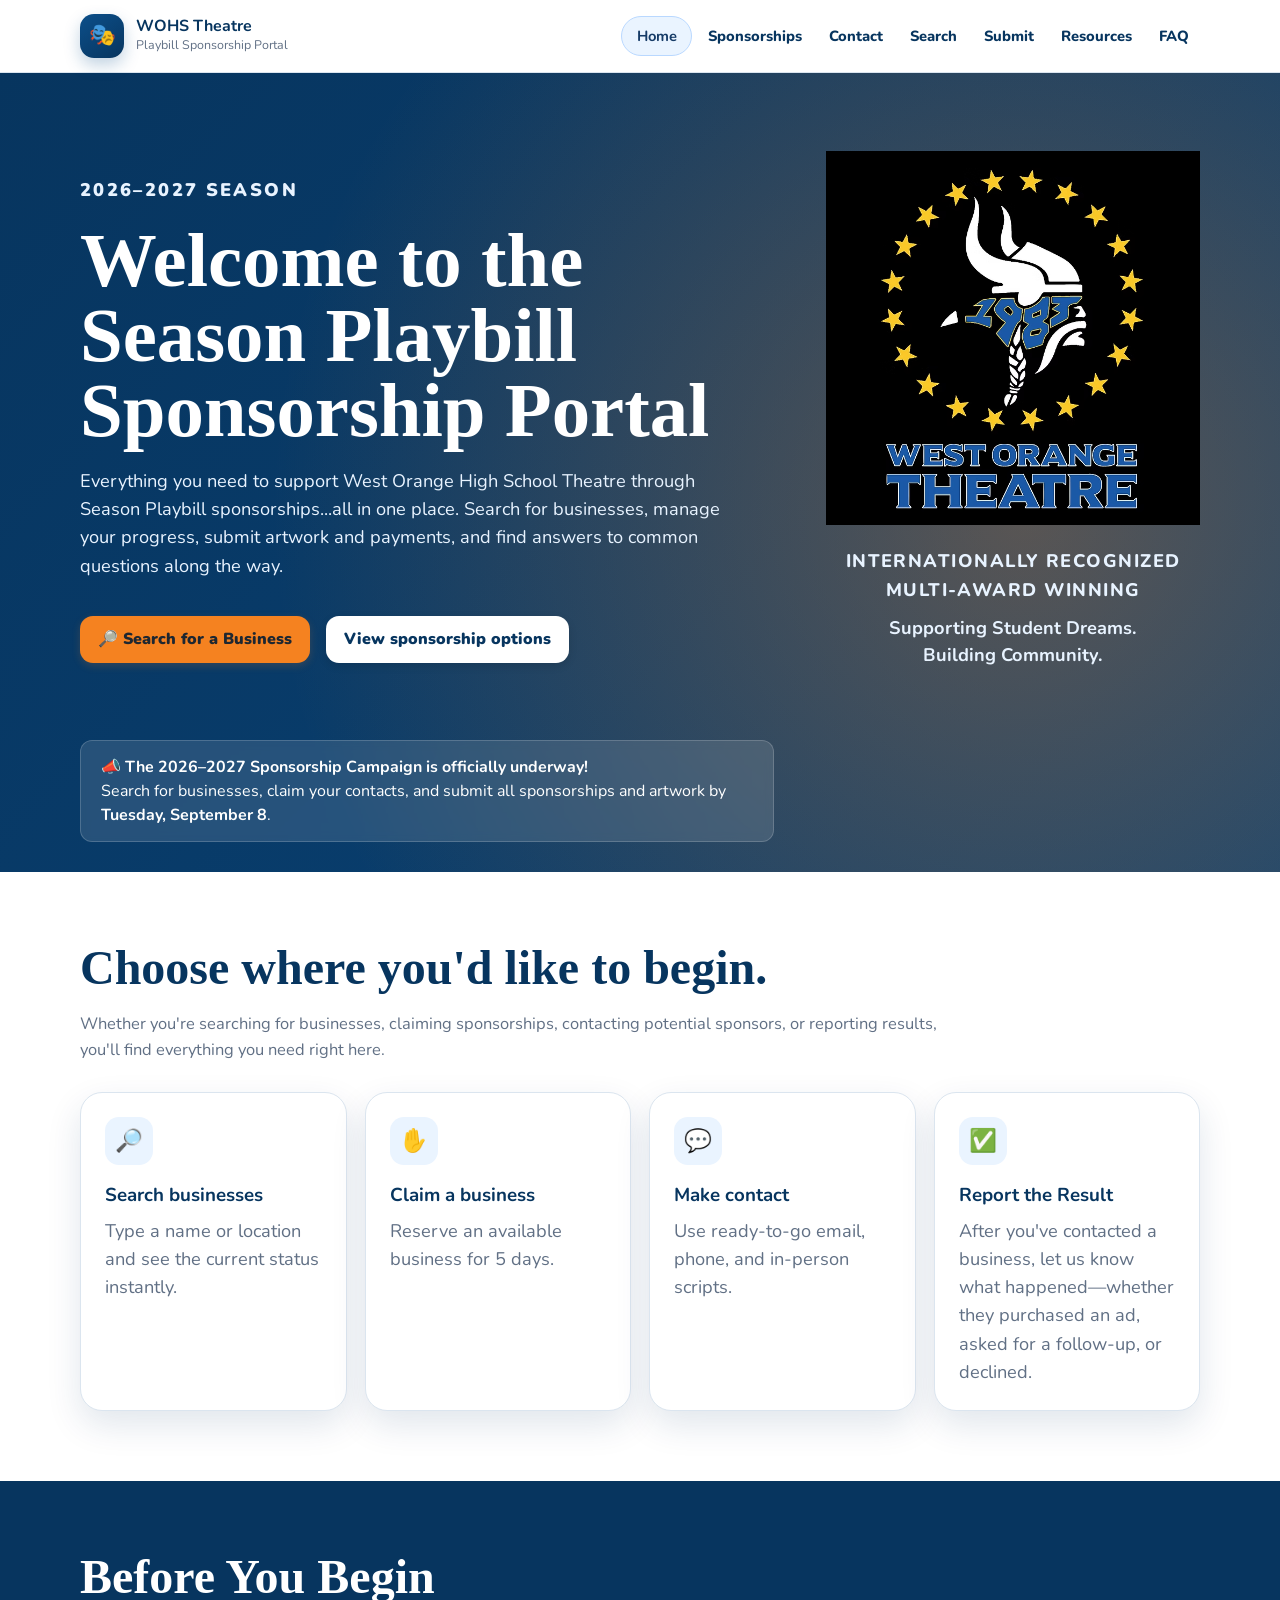
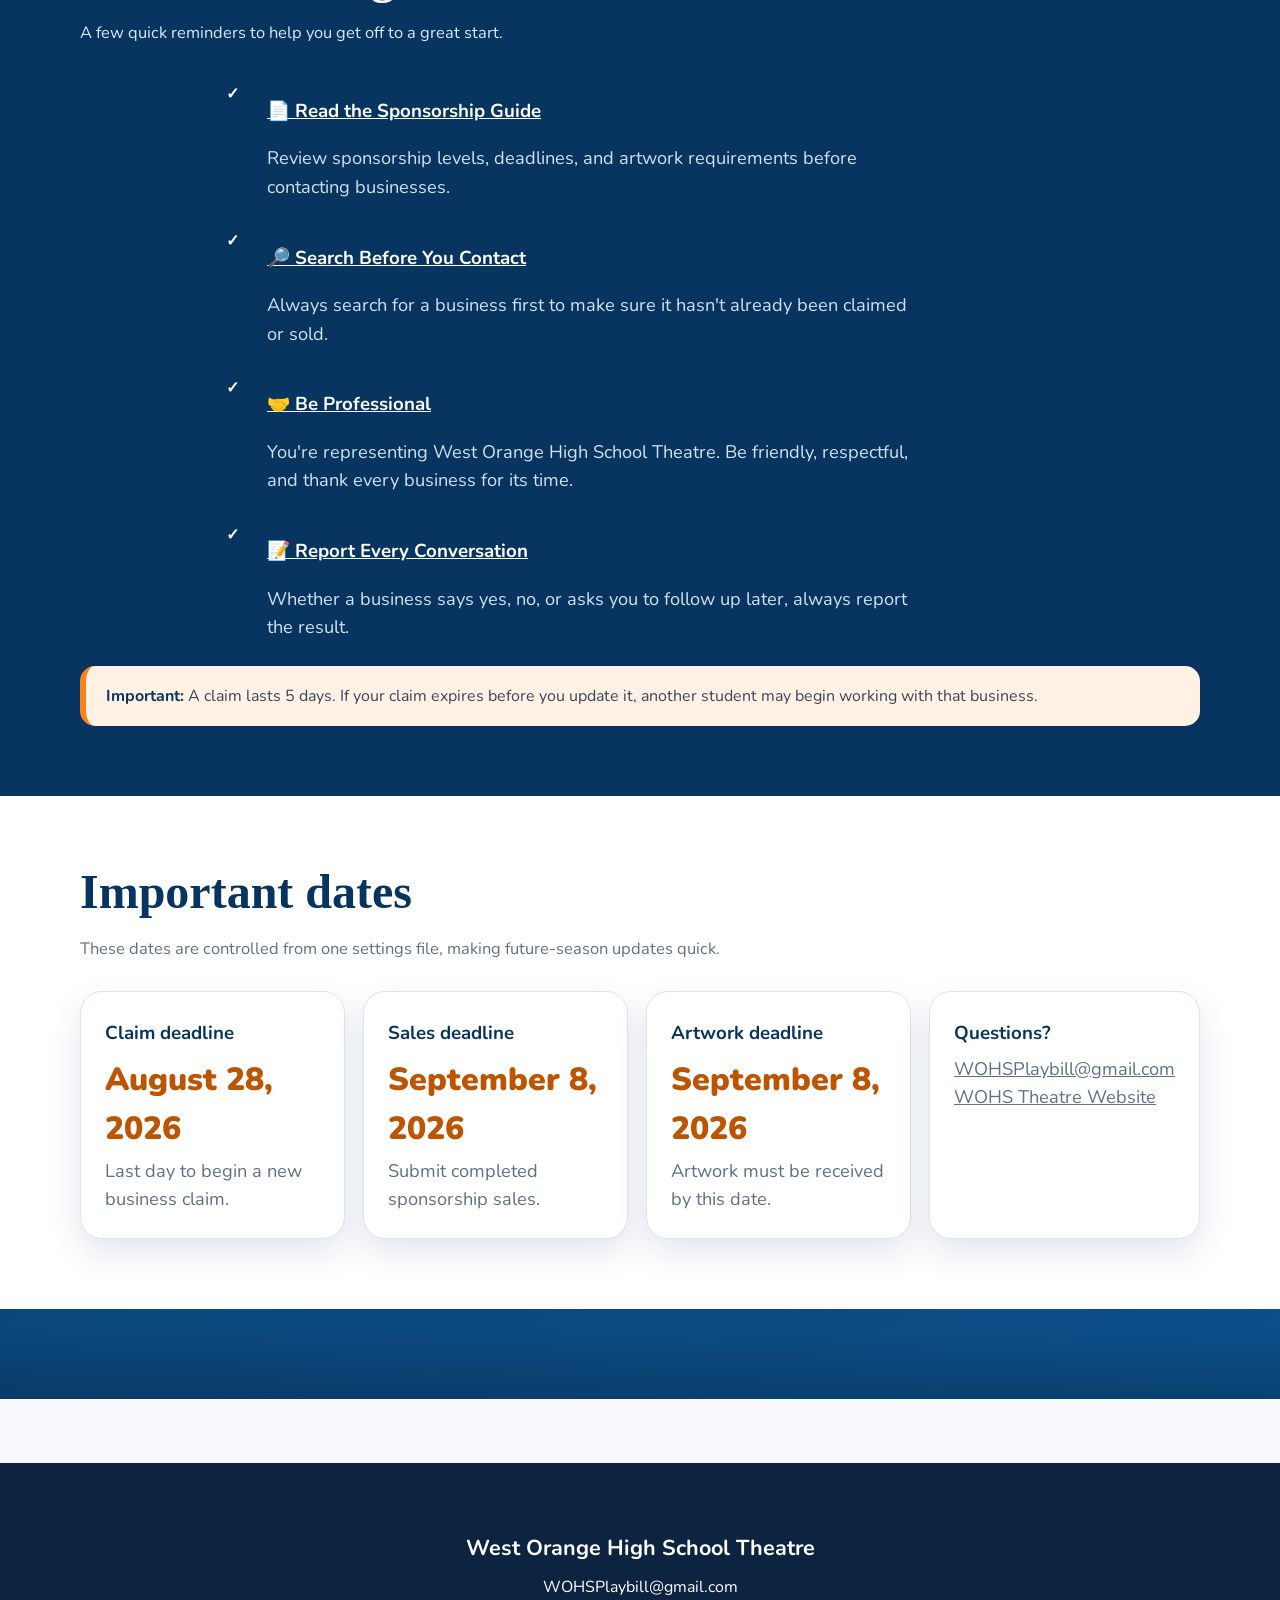
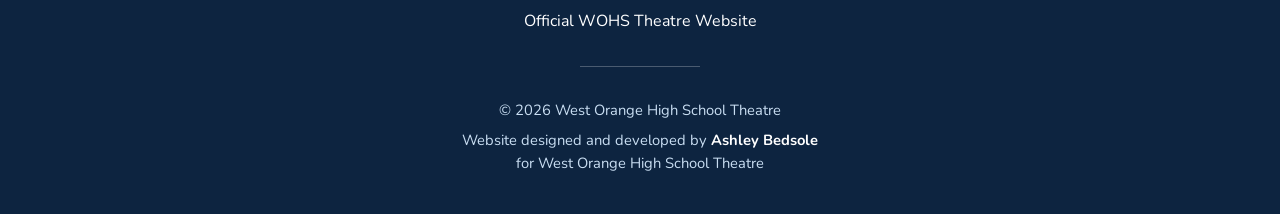
<file: index.html>
<!doctype html><html lang="en"><head><meta charset="utf-8"><meta name="viewport" content="width=device-width,initial-scale=1"><title>WOHS Theatre Playbill Sponsorships</title><meta name="description" content="Search, claim, contact, and submit West Orange High School Theatre playbill sponsorships."><link rel="stylesheet" href="css/styles.css"><script defer src="js/config.js"></script><script defer src="js/app.js"></script></head><body>
<a class="skip-link" href="#main">Skip to content</a>
<header class="site-header"><div class="container header-inner"><a class="brand" href="index.html"><span class="brand-mark">🎭</span><span class="brand-text"><strong>WOHS Theatre</strong><span>Playbill Sponsorship Portal</span></span></a><button class="menu-button" aria-expanded="false" aria-label="Open navigation">Menu</button><nav class="site-nav">
 <a href="index.html" class="active">Home</a>
  <a href="sponsorships.html">Sponsorships</a>
  <a href="contact.html">Contact</a>
  <a href="search.html">Search</a>
  <a href="submit.html">Submit</a>
  <a href="resources.html">Resources</a>
  <a href="faq.html">FAQ</a>
</nav></div></header>
<main id="main"><section class="hero"><div class="container hero-grid"><div><p class="eyebrow"><span data-config="season">2026–2027</span> season</p><h1>Welcome to the Season Playbill Sponsorship Portal</h1>

<p>
  Everything you need to support West Orange High School Theatre through
  Season Playbill sponsorships...all in one place. Search for businesses,
  manage your progress, submit artwork and payments, and find answers to
  common questions along the way.
</p><div class="hero-actions"><a class="button button-orange" href="search.html">🔎 Search for a Business</a><a class="button button-white" href="sponsorships.html">View sponsorship options</a></div></div><div class="hero-brand">

    <img
        src="assets/wohs-theatre-logo.avif"
        alt="West Orange High School Theatre logo">

    <p class="hero-recognition">
        Internationally Recognized<br>
        Multi-Award Winning
    </p>

    <p class="hero-tagline">
        Supporting Student Dreams.<br>
        Building Community.
    </p>
</div>
<div class="hero-announcement">
    📣 <strong>The 2026–2027 Sponsorship Campaign is officially underway!</strong><br>
    Search for businesses, claim your contacts, and submit all sponsorships and artwork by <strong>Tuesday, September 8</strong>.
</div>
    </div>
<section class="section section-white"><div class="container"><div class="section-title"><h2>Choose where you'd like to begin.</h2>

<p>
Whether you're searching for businesses, claiming sponsorships, contacting potential sponsors, or reporting results, you'll find everything you need right here.
</p></div><div class="action-grid"><a class="action-card" href="search.html"><span class="card-icon">🔎</span><h3>Search businesses</h3><p>Type a name or location and see the current status instantly.</p></a><a class="action-card" data-link="claimFormUrl" href="#"><span class="card-icon">✋</span><h3>Claim a business</h3><p>Reserve an available business for <span data-config="claimLengthDays">5</span> days.</p></a><a class="action-card" href="contact.html"><span class="card-icon">💬</span><h3>Make contact</h3><p>Use ready-to-go email, phone, and in-person scripts.</p></a><a class="action-card" href="submit.html"><span class="card-icon">✅</span><h3>Report the Result</h3>

<p>
  After you've contacted a business, let us know what happened—whether they purchased an ad, asked for a follow-up, or declined.
</p></a></div></div></section>
<section class="section process-section">
  <div class="container">

    <div class="section-title">
      <h2>Before You Begin</h2>
      <p>A few quick reminders to help you get off to a great start.</p>
    </div>

    <div class="before-you-begin">

      <div class="check-item">
        <span class="check">✓</span>
        <div>
          <h3><a href="sponsorships.html">📄 Read the Sponsorship Guide</a></h3>
<p>Review sponsorship levels, deadlines, and artwork requirements before contacting businesses.</p>
        </div>
      </div>

      <div class="check-item">
        <span class="check">✓</span>
        <div>
         <h3><a href="search.html">🔎 Search Before You Contact</a></h3>
<p>Always search for a business first to make sure it hasn't already been claimed or sold.</p>
        </div>
      </div>

      <div class="check-item">
        <span class="check">✓</span>
        <div>
          <h3><a href="faq.html">🤝 Be Professional</a></h3>
<p>You're representing West Orange High School Theatre. Be friendly, respectful, and thank every business for its time.</p>
        </div>
      </div>

      <div class="check-item">
        <span class="check">✓</span>
        <div>
          <h3><a href="submit.html">📝 Report Every Conversation</a></h3>
<p>Whether a business says yes, no, or asks you to follow up later, always report the result.</p>
        </div>
      </div>

    </div>

    <div class="notice" style="margin-top:24px">
      <strong>Important:</strong>
      A claim lasts <span data-config="claimLengthDays">5</span> days. If your claim expires before you update it, another student may begin working with that business.
    </div>

  </div>
</section>
<section class="section section-white"><div class="container"><div class="section-title"><h2>Important dates</h2><p>These dates are controlled from one settings file, making future-season updates quick.</p></div><div class="pricing-grid"><div class="price-card"><h3>Claim deadline</h3><p class="price" data-config="claimDeadline">August 28, 2026</p><p>Last day to begin a new business claim.</p></div><div class="price-card"><h3>Sales deadline</h3><p class="price" data-config="salesDeadline">September 4, 2026</p><p>Submit completed sponsorship sales.</p></div><div class="price-card"><h3>Artwork deadline</h3><p class="price" data-config="artworkDeadline">September 4, 2026</p><p>Artwork must be received by this date.</p></div><div class="price-card">
  <h3>Questions?</h3>

  <p>
    <a
      data-email-link
      href="mailto:WOHSPlaybill@gmail.com"
      data-config="contactEmail">
      WOHSPlaybill@gmail.com
    </a>
  </p>

  <p>
    <a
      data-link="theatreWebsite"
      href="https://www.wohstheatre.com">
      WOHS Theatre Website
    </a>
  </p>
</div>

</div>
</div>
</section>
</main>
<footer class="site-footer">
  <div class="container">

    <div class="footer-main">
      <h3>West Orange High School Theatre</h3>

      <p>
        <a data-email-link
           href="mailto:WOHSPlaybill@gmail.com"
           data-config="contactEmail">
          WOHSPlaybill@gmail.com
        </a>
      </p>

      <p>
        <a data-link="theatreWebsite"
           href="https://www.wohstheatre.com">
          Official WOHS Theatre Website
        </a>
      </p>
    </div>

    <hr class="footer-divider">

    <div class="footer-credit">
      <p>© 2026 West Orange High School Theatre</p>

      <p>
        Website designed and developed by
        <a href="https://www.linkedin.com/in/ashleybedsole"
           target="_blank"
           rel="noopener">
          <strong>Ashley Bedsole</strong>
        </a><br>
        for West Orange High School Theatre
      </p>
    </div>
</footer>
</body>
</html>
</file>
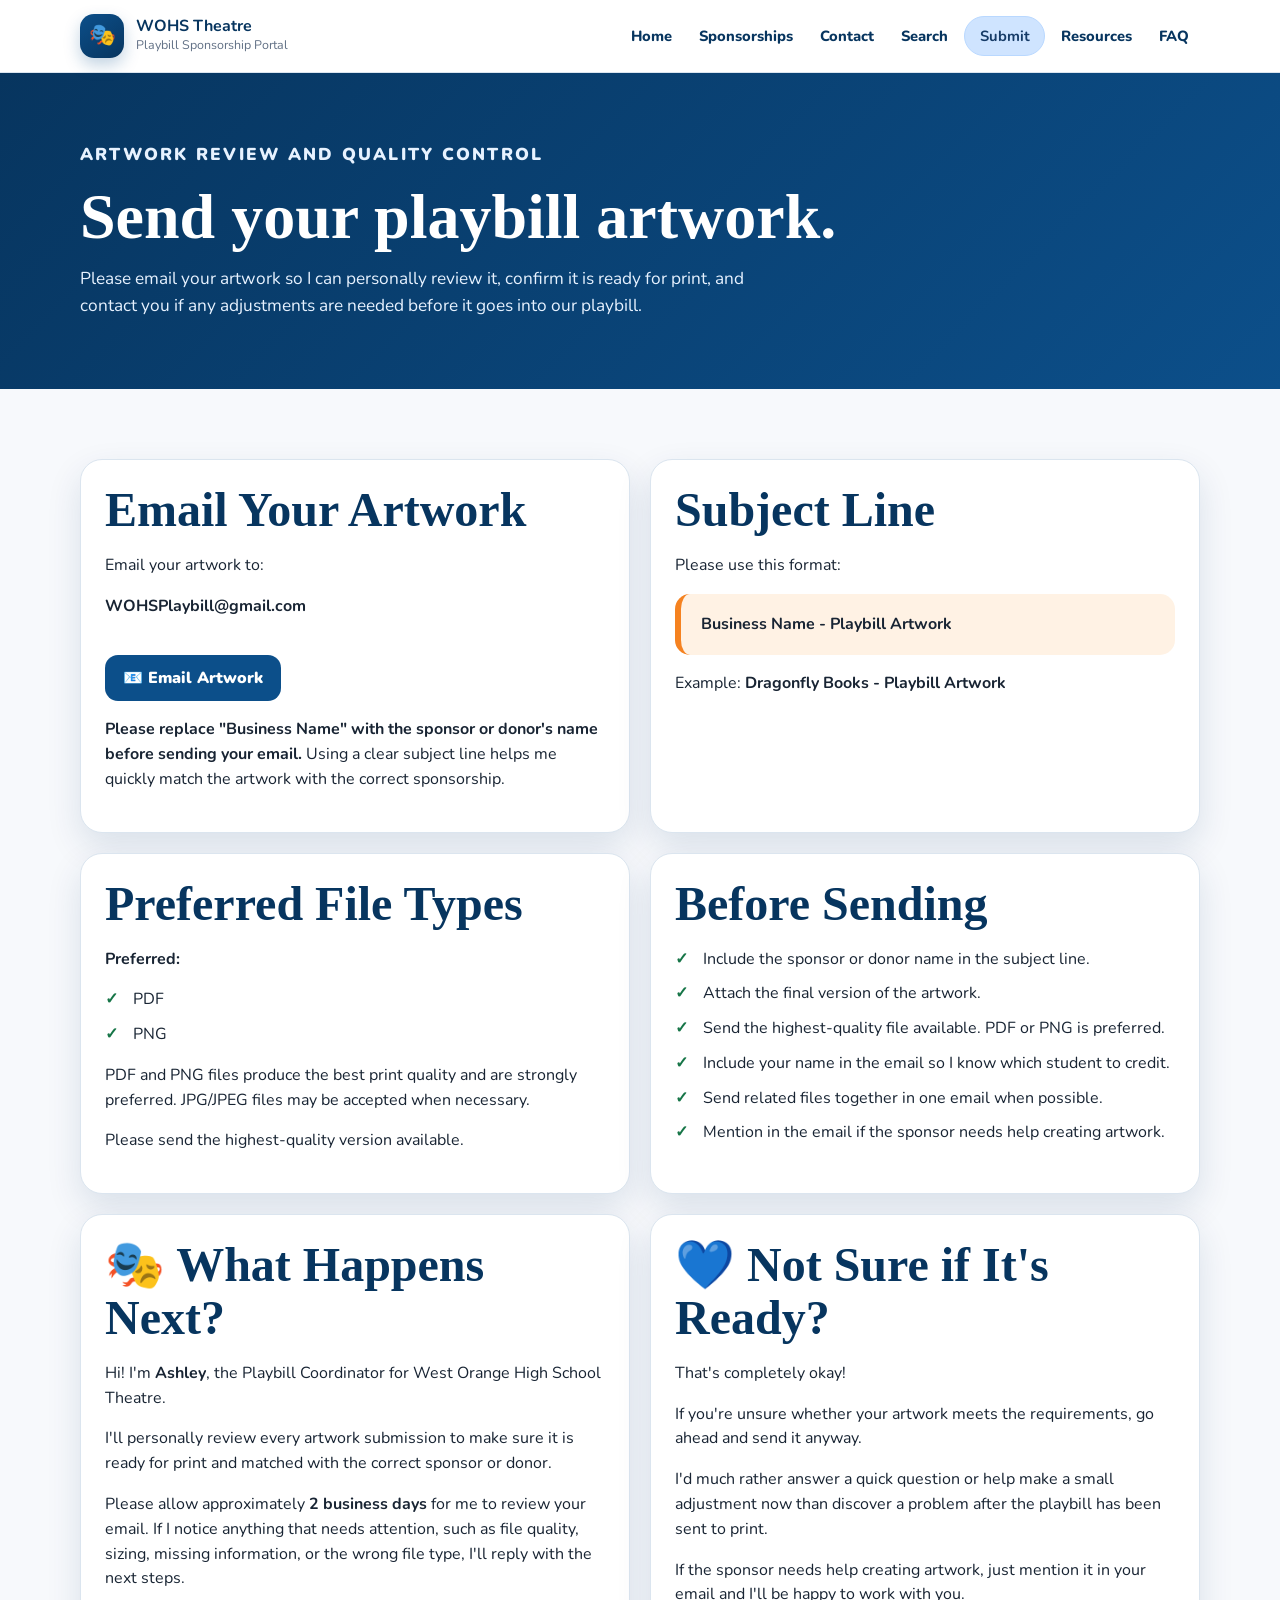
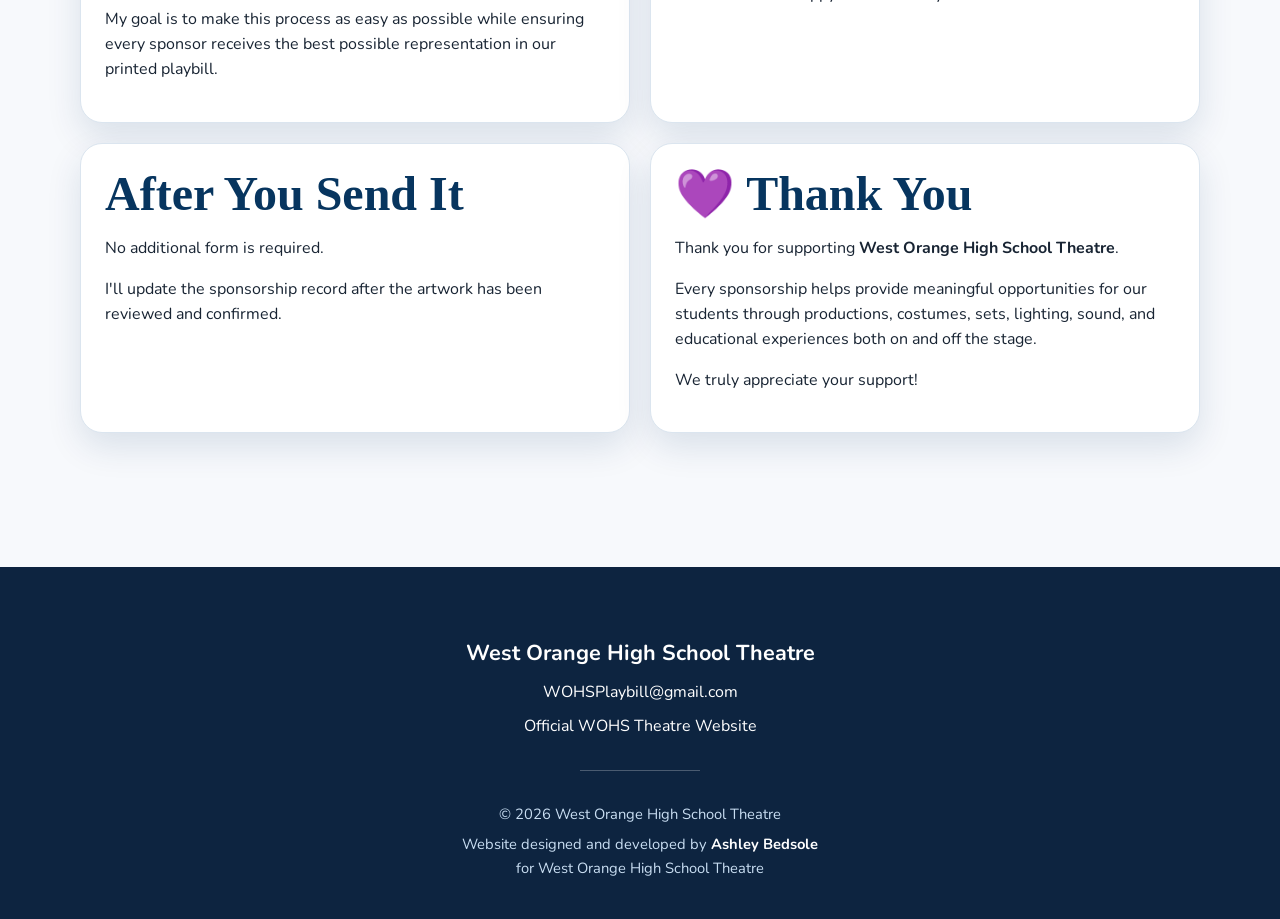
<file: artwork.html>
<!doctype html>
<html lang="en">
<head>
  <meta charset="utf-8">
  <meta name="viewport" content="width=device-width,initial-scale=1">

  <title>Send Artwork | WOHS Theatre</title>

  <link rel="stylesheet" href="css/styles.css">

  <script defer src="js/config.js"></script>
  <script defer src="js/app.js"></script>
</head>

<body>

<header class="site-header">
  <div class="container header-inner">

    <a class="brand" href="index.html">
      <span class="brand-mark">🎭</span>

      <span class="brand-text">
        <strong>WOHS Theatre</strong>
        <span>Playbill Sponsorship Portal</span>
      </span>
    </a>

    <button class="menu-button" aria-expanded="false">
      Menu
    </button>

    <nav class="site-nav">
      <a href="index.html">Home</a>
      <a href="sponsorships.html">Sponsorships</a>
      <a href="contact.html">Contact</a>
      <a href="search.html">Search</a>
      <a href="submit.html" class="active">Submit</a>
      <a href="resources.html">Resources</a>
      <a href="faq.html">FAQ</a>
    </nav>

  </div>
</header>

<main>

  <section class="page-hero">
    <div class="container">
      <p class="eyebrow">Artwork review and quality control</p>

      <h1>Send your playbill artwork.</h1>

      <p>
Please email your artwork so I can personally review it, confirm it is
ready for print, and contact you if any adjustments are needed before
it goes into our playbill.
</p>
    </div>
  </section>

  <section class="section">
   <div class="container two-col">

  <article class="content-card">
    <h2>Email Your Artwork</h2>

    <p>
      Email your artwork to:
    </p>

    <p>
      <strong>WOHSPlaybill@gmail.com</strong>
    </p>

    <div class="button-row">
      <a
        class="button button-blue"
        href="mailto:WOHSPlaybill@gmail.com?subject=Business%20Name%20-%20Playbill%20Artwork"
      >
        📧 Email Artwork
      </a>
    </div>

    <p>
      <strong>
        Please replace "Business Name" with the sponsor or donor's name
        before sending your email.
      </strong>
      Using a clear subject line helps me quickly match the artwork with
      the correct sponsorship.
    </p>
  </article>

  <article class="content-card">
    <h2>Subject Line</h2>

    <p>Please use this format:</p>

    <div class="notice">
      <strong>Business Name - Playbill Artwork</strong>
    </div>

    <p>
      Example:
      <strong>Dragonfly Books - Playbill Artwork</strong>
    </p>
  </article>

  <article class="content-card">
    <h2>Preferred File Types</h2>

    <p><strong>Preferred:</strong></p>

    <ul class="check-list">
      <li>PDF</li>
      <li>PNG</li>
    </ul>

    <p>
      PDF and PNG files produce the best print quality and are strongly preferred.

      JPG/JPEG files may be accepted when necessary.
    </p>

    <p>
      Please send the highest-quality version available.
    </p>
  </article>

  <article class="content-card">
    <h2>Before Sending</h2>

    <ul class="check-list">
      <li>Include the sponsor or donor name in the subject line.</li>
      <li>Attach the final version of the artwork.</li>
      <li>Send the highest-quality file available. PDF or PNG is preferred.</li>
      <li>Include your name in the email so I know which student to credit.</li>
      <li>Send related files together in one email when possible.</li>
      <li>Mention in the email if the sponsor needs help creating artwork.</li>
    </ul>
  </article>

  <article class="content-card">
    <h2>🎭 What Happens Next?</h2>

    <p>
      Hi! I'm <strong>Ashley</strong>, the Playbill Coordinator for
      West Orange High School Theatre.
    </p>

    <p>
      I'll personally review every artwork submission to make sure it is
      ready for print and matched with the correct sponsor or donor.
    </p>

    <p>
      Please allow approximately <strong>2 business days</strong> for me
      to review your email. If I notice anything that needs attention,
      such as file quality, sizing, missing information, or the wrong file
      type, I'll reply with the next steps.
    </p>

    <p>
      My goal is to make this process as easy as possible while ensuring
      every sponsor receives the best possible representation in our
      printed playbill.
    </p>
  </article>

  <article class="content-card">
    <h2>💙 Not Sure if It's Ready?</h2>

    <p>
      That's completely okay!
    </p>

    <p>
      If you're unsure whether your artwork meets the requirements, go
      ahead and send it anyway.
    </p>

    <p>
      I'd much rather answer a quick question or help make a small
      adjustment now than discover a problem after the playbill has been
      sent to print.
    </p>

    <p>
      If the sponsor needs help creating artwork, just mention it in your
      email and I'll be happy to work with you.
    </p>
  </article>

  <article class="content-card">
    <h2>After You Send It</h2>

    <p>
      No additional form is required.
    </p>

    <p>
      I'll update the sponsorship record after the artwork has been
      reviewed and confirmed.
    </p>
  </article>

   <article class="content-card">
    <h2>💜 Thank You</h2>

    <p>
      Thank you for supporting
      <strong>West Orange High School Theatre</strong>.
    </p>

    <p>
      Every sponsorship helps provide meaningful opportunities for our
      students through productions, costumes, sets, lighting, sound, and
      educational experiences both on and off the stage.
    </p>

    <p>
      We truly appreciate your support!
    </p>
  </article>

</div>
</section>

</main>

<footer class="site-footer">
  <div class="container">

    <div class="footer-main">
      <h3>West Orange High School Theatre</h3>

      <p>
        <a
          data-email-link
          href="mailto:WOHSPlaybill@gmail.com"
          data-config="contactEmail"
        >
          WOHSPlaybill@gmail.com
        </a>
      </p>

      <p>
        <a
          data-link="theatreWebsite"
          href="https://www.wohstheatre.com"
        >
          Official WOHS Theatre Website
        </a>
      </p>
    </div>

    <hr class="footer-divider">

    <div class="footer-credit">
      <p>© 2026 West Orange High School Theatre</p>

      <p>
        Website designed and developed by
        <a
          href="https://www.linkedin.com/in/ashleybedsole"
          target="_blank"
          rel="noopener"
        >
          <strong>Ashley Bedsole</strong>
        </a>
        <br>
        for West Orange High School Theatre
      </p>
    </div>

  </div>
</footer>

</body>
</html>
</file>
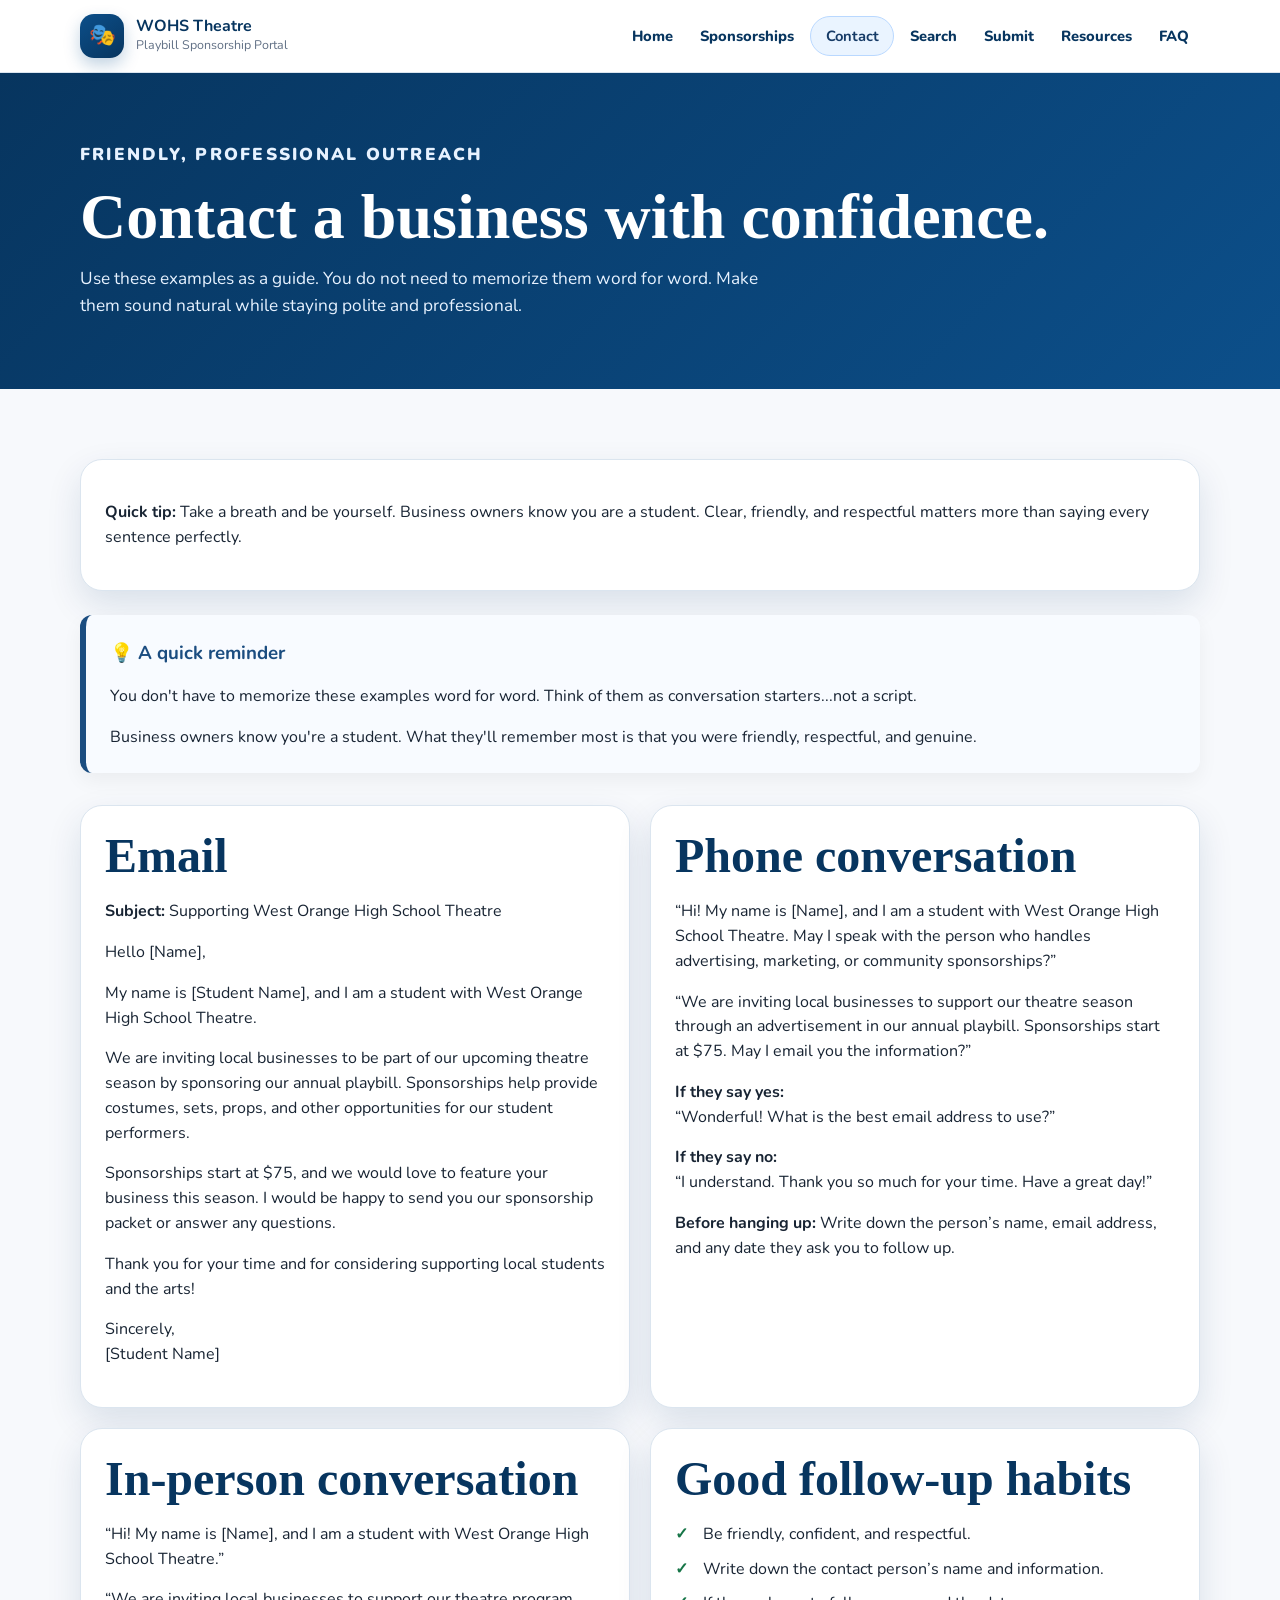
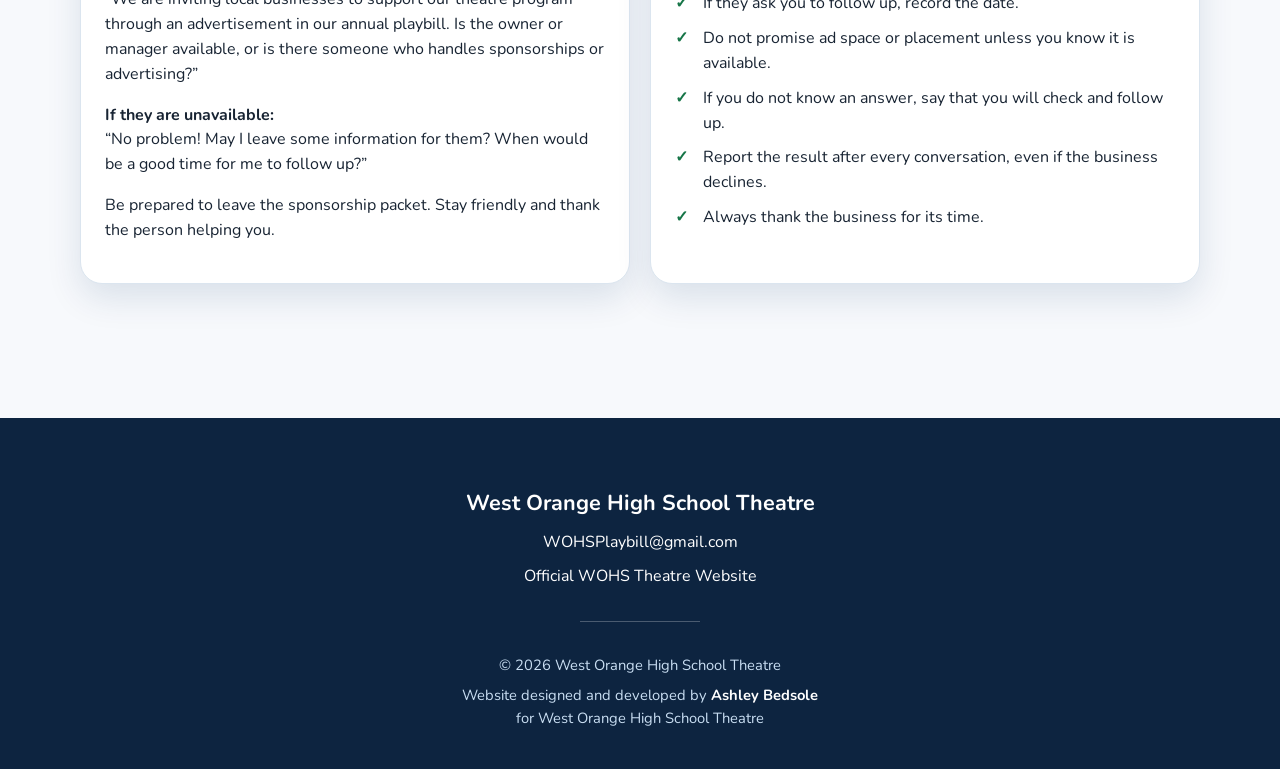
<file: contact.html>
<!doctype html><html lang="en"><head><meta charset="utf-8"><meta name="viewport" content="width=device-width,initial-scale=1"><title>Contact Businesses | WOHS Theatre</title><link rel="stylesheet" href="css/styles.css"><script defer src="js/config.js"></script><script defer src="js/app.js"></script></head><body><header class="site-header"><div class="container header-inner"><a class="brand" href="index.html"><span class="brand-mark">🎭</span><span class="brand-text"><strong>WOHS Theatre</strong><span>Playbill Sponsorship Portal</span></span></a><button class="menu-button" aria-expanded="false">Menu</button><nav class="site-nav">
  <a href="index.html">Home</a>
  <a href="sponsorships.html">Sponsorships</a>
  <a href="contact.html" class="active">Contact</a>
  <a href="search.html">Search</a>
  <a href="submit.html">Submit</a>
  <a href="resources.html">Resources</a>
  <a href="faq.html">FAQ</a>
</nav></div></header><main>

<section class="page-hero">
  <div class="container">
    <p class="eyebrow">Friendly, professional outreach</p>
    <h1>Contact a business with confidence.</h1>
    <p>Use these examples as a guide. You do not need to memorize them word for word. Make them sound natural while staying polite and professional.</p>
  </div>
</section>

<section class="section">
  <div class="container">

    <article class="content-card" style="margin-bottom: 1.5rem;">
      <p>
        <strong>Quick tip:</strong> Take a breath and be yourself. Business owners know you are a student. Clear, friendly, and respectful matters more than saying every sentence perfectly.
      </p>
    </article>
<div class="contact-tip">
  <h3>💡 A quick reminder</h3>

  <p>
    You don't have to memorize these examples word for word.
    Think of them as conversation starters...not a script.
  </p>

  <p>
    Business owners know you're a student. What they'll remember most is
    that you were friendly, respectful, and genuine.
  </p>
</div>
    <div class="two-col">

      <article class="content-card">
        <h2>Email</h2>

        <p><strong>Subject:</strong> Supporting West Orange High School Theatre</p>

        <p>Hello [Name],</p>

        <p>
          My name is [Student Name], and I am a student with West Orange High School Theatre.
        </p>

        <p>
          We are inviting local businesses to be part of our upcoming theatre season by sponsoring our annual playbill. Sponsorships help provide costumes, sets, props, and other opportunities for our student performers.
        </p>

        <p>
          Sponsorships start at $75, and we would love to feature your business this season. I would be happy to send you our sponsorship packet or answer any questions.
        </p>

        <p>
          Thank you for your time and for considering supporting local students and the arts!
        </p>

        <p>
          Sincerely,<br>
          [Student Name]
        </p>
      </article>

      <article class="content-card">
        <h2>Phone conversation</h2>

        <p>
          “Hi! My name is [Name], and I am a student with West Orange High School Theatre. May I speak with the person who handles advertising, marketing, or community sponsorships?”
        </p>

        <p>
          “We are inviting local businesses to support our theatre season through an advertisement in our annual playbill. Sponsorships start at $75. May I email you the information?”
        </p>

        <p>
          <strong>If they say yes:</strong><br>
          “Wonderful! What is the best email address to use?”
        </p>

        <p>
          <strong>If they say no:</strong><br>
          “I understand. Thank you so much for your time. Have a great day!”
        </p>

        <p>
          <strong>Before hanging up:</strong> Write down the person’s name, email address, and any date they ask you to follow up.
        </p>
      </article>

      <article class="content-card">
        <h2>In-person conversation</h2>

        <p>
          “Hi! My name is [Name], and I am a student with West Orange High School Theatre.”
        </p>

        <p>
          “We are inviting local businesses to support our theatre program through an advertisement in our annual playbill. Is the owner or manager available, or is there someone who handles sponsorships or advertising?”
        </p>

        <p>
          <strong>If they are unavailable:</strong><br>
          “No problem! May I leave some information for them? When would be a good time for me to follow up?”
        </p>

        <p>
          Be prepared to leave the sponsorship packet. Stay friendly and thank the person helping you.
        </p>
      </article>

      <article class="content-card">
        <h2>Good follow-up habits</h2>

        <ul class="check-list">
          <li>Be friendly, confident, and respectful.</li>
          <li>Write down the contact person’s name and information.</li>
          <li>If they ask you to follow up, record the date.</li>
          <li>Do not promise ad space or placement unless you know it is available.</li>
          <li>If you do not know an answer, say that you will check and follow up.</li>
          <li>Report the result after every conversation, even if the business declines.</li>
          <li>Always thank the business for its time.</li>
        </ul>
      </article>

    </div>
  </div>
</section>

</main>
  
<footer class="site-footer">
  <div class="container">

    <div class="footer-main">
      <h3>West Orange High School Theatre</h3>

      <p>
        <a data-email-link
           href="mailto:WOHSPlaybill@gmail.com"
           data-config="contactEmail">
          WOHSPlaybill@gmail.com
        </a>
      </p>

      <p>
        <a data-link="theatreWebsite"
           href="https://www.wohstheatre.com">
          Official WOHS Theatre Website
        </a>
      </p>
    </div>

    <hr class="footer-divider">

    <div class="footer-credit">
      <p>© 2026 West Orange High School Theatre</p>

      <p>
        Website designed and developed by
        <a href="https://www.linkedin.com/in/ashleybedsole"
           target="_blank"
           rel="noopener">
          <strong>Ashley Bedsole</strong>
        </a><br>
        for West Orange High School Theatre
      </p>
    </div>

  </div>
</footer></body></html>
</file>
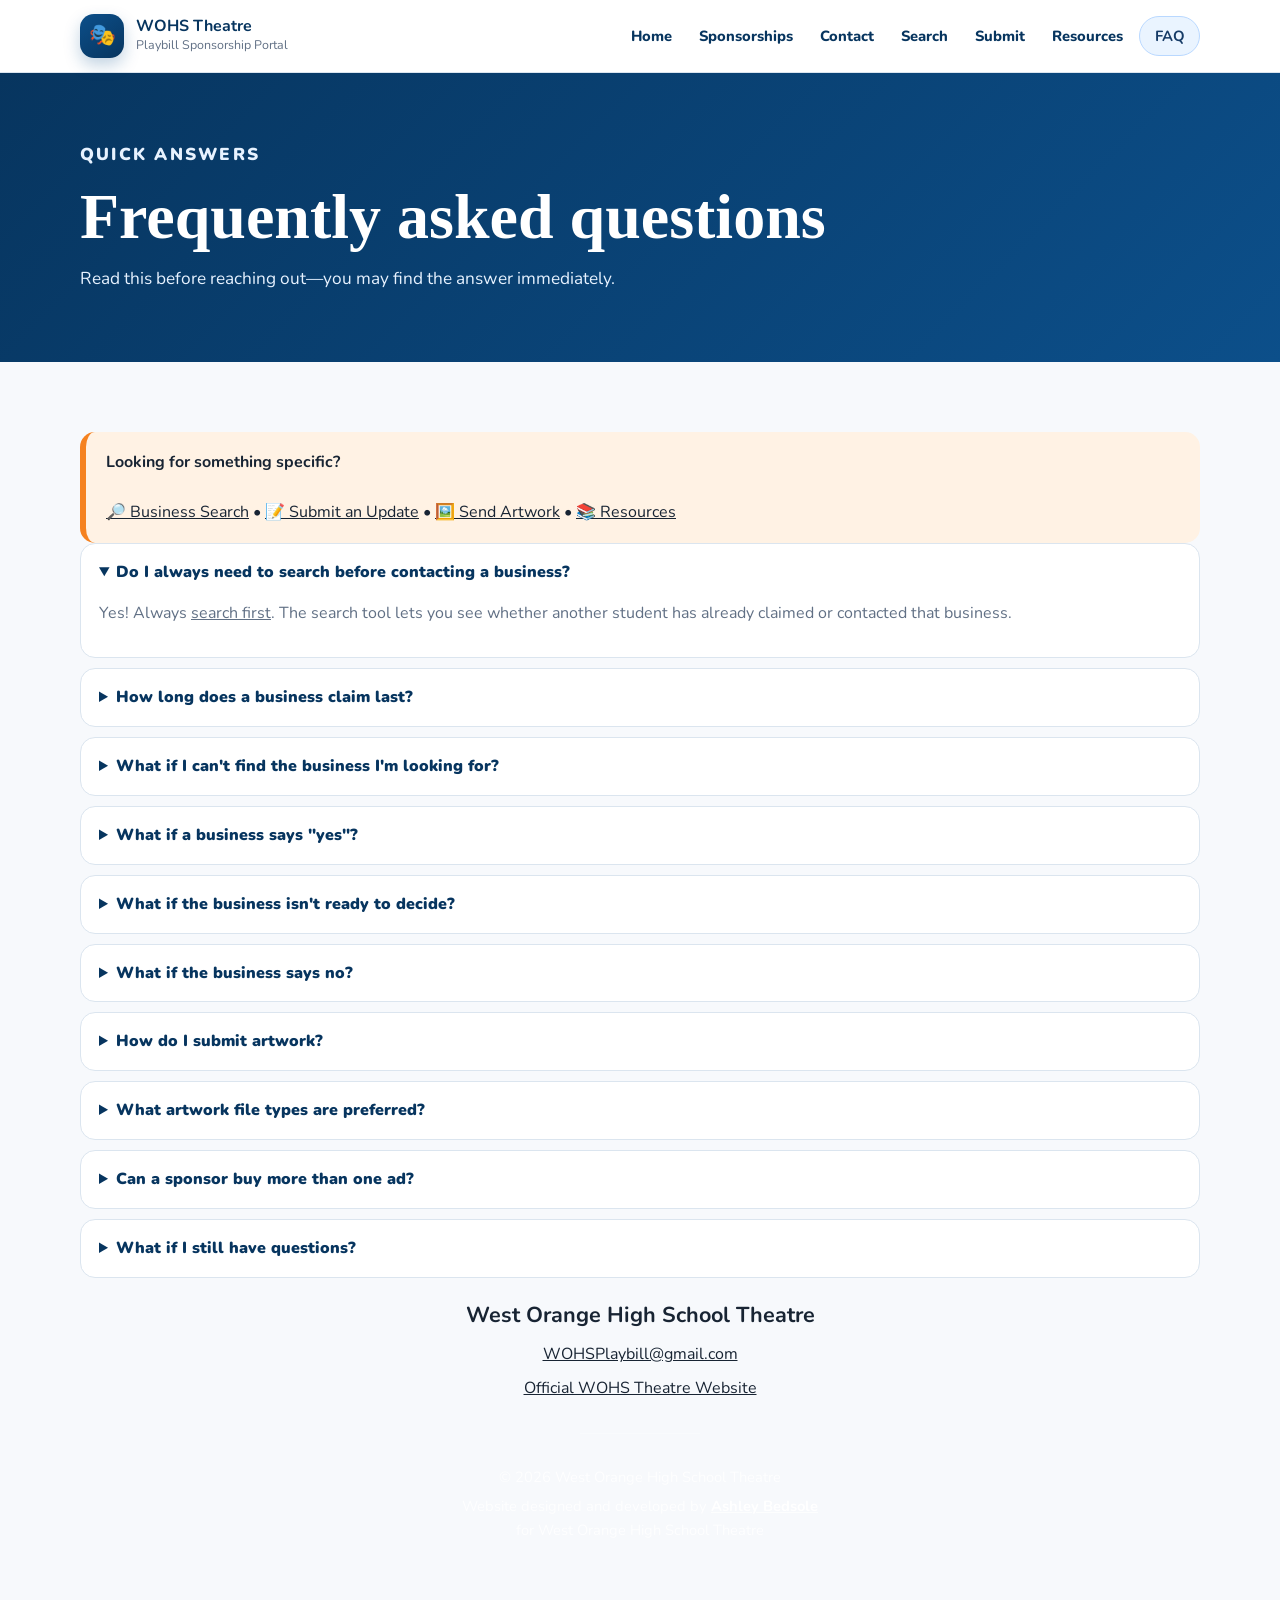
<file: faq.html>
<!doctype html><html lang="en"><head><meta charset="utf-8"><meta name="viewport" content="width=device-width,initial-scale=1"><title>FAQ | WOHS Theatre</title><link rel="stylesheet" href="css/styles.css"><script defer src="js/config.js"></script><script defer src="js/app.js"></script></head><body><header class="site-header"><div class="container header-inner"><a class="brand" href="index.html"><span class="brand-mark">🎭</span><span class="brand-text"><strong>WOHS Theatre</strong><span>Playbill Sponsorship Portal</span></span></a><button class="menu-button" aria-expanded="false">Menu</button><nav class="site-nav">
  <a href="index.html">Home</a>
  <a href="sponsorships.html">Sponsorships</a>
  <a href="contact.html">Contact</a>
  <a href="search.html">Search</a>
  <a href="submit.html">Submit</a>
  <a href="resources.html">Resources</a>
  <a href="faq.html" class="active">FAQ</a>
</nav></div></header><main><section class="page-hero"><div class="container"><p class="eyebrow">Quick answers</p><h1>Frequently asked questions</h1><p>Read this before reaching out—you may find the answer immediately.</p></div></section><section class="section"><div class="container faq">
<div class="notice">
  <strong>Looking for something specific?</strong><br><br>

  <a href="search.html">🔎 Business Search</a> •

  <a href="submit.html">📝 Submit an Update</a> •

  <a href="artwork.html">🖼️ Send Artwork</a> •

  <a href="resources.html">📚 Resources</a>
</div>
<details open>
<summary>Do I always need to search before contacting a business?</summary>

<p>
Yes! Always
<a href="search.html">search first</a>.
The search tool lets you see whether another student has already claimed or contacted that business.
</p>
</details>

<details>
<summary>How long does a business claim last?</summary>

<p>
A claim lasts
<strong><span data-config="claimLengthDays">5</span> days</strong>.
If you haven't spoken with the business yet, be sure to submit an update
before your claim expires so another student has the opportunity to contact them.
</p>
</details>

<details>
<summary>What if I can't find the business I'm looking for?</summary>

<p>
If you can't find the business using the
<a href="search.html">Business Search</a>,
you can submit a new business through the
<a href="resources.html">Claim Form</a>.
Include the complete business name and location so it can be added correctly.
</p>
</details>

<details>
<summary>What if a business says "yes"?</summary>

<p>
Congratulations! 🎉
Visit the
<a href="submit.html">Submit page</a>
and choose
<strong>Business Agreed to Sponsor</strong>.
</p>
</details>

<details>
<summary>What if the business isn't ready to decide?</summary>

<p>
That's perfectly normal.
Go to the
<a href="submit.html">Submit page</a>
and choose
<strong>Schedule a Follow-up</strong>.
</p>
</details>

<details>
<summary>What if the business says no?</summary>

<p>
Go to the
<a href="submit.html">Submit page</a>
and choose
<strong>Business Declined</strong>.
</p>
</details>

<details>
<summary>How do I submit artwork?</summary>

<p>
Artwork is emailed rather than uploaded through the website.
Visit the
<a href="artwork.html">Send Artwork page</a>
for file requirements, subject line instructions, and everything you need before emailing your artwork.
</details>

<details>
<summary>What artwork file types are preferred?</summary>

<p>
PDF and PNG files produce the best print quality and are strongly preferred.
JPG or JPEG files may also work if that's all the sponsor has available.
If you're unsure, send the file anyway—I'll review it and let you know if anything needs to be adjusted.
</p>
</details>

<details>
<summary>Can a sponsor buy more than one ad?</summary>

<p>
Absolutely! As long as space is still available, businesses are welcome to
purchase multiple advertisements or additional sponsorship opportunities.
</p>
</details>

<details>
<summary>What if I still have questions?</summary>

<p>
I'm always happy to help.
If you're unsure what to do next or something doesn't seem right,
please send me an email at
<a
  data-email-link
  href="mailto:WOHSPlaybill@gmail.com"
  data-config="contactEmail">
  WOHSPlaybill@gmail.com
</a>
I'd much rather answer a quick question than have you guess.
</p>
</details>

</div>
    <div class="footer-main">
      <h3>West Orange High School Theatre</h3>

      <p>
        <a data-email-link
           href="mailto:WOHSPlaybill@gmail.com"
           data-config="contactEmail">
          WOHSPlaybill@gmail.com
        </a>
      </p>

      <p>
        <a data-link="theatreWebsite"
           href="https://www.wohstheatre.com">
          Official WOHS Theatre Website
        </a>
      </p>
    </div>

    <hr class="footer-divider">

    <div class="footer-credit">
      <p>© 2026 West Orange High School Theatre</p>

      <p>
        Website designed and developed by
        <a href="https://www.linkedin.com/in/ashleybedsole"
           target="_blank"
           rel="noopener">
          <strong>Ashley Bedsole</strong>
        </a><br>
        for West Orange High School Theatre
      </p>
    </div>

  </div>
</footer></body></html>
</file>
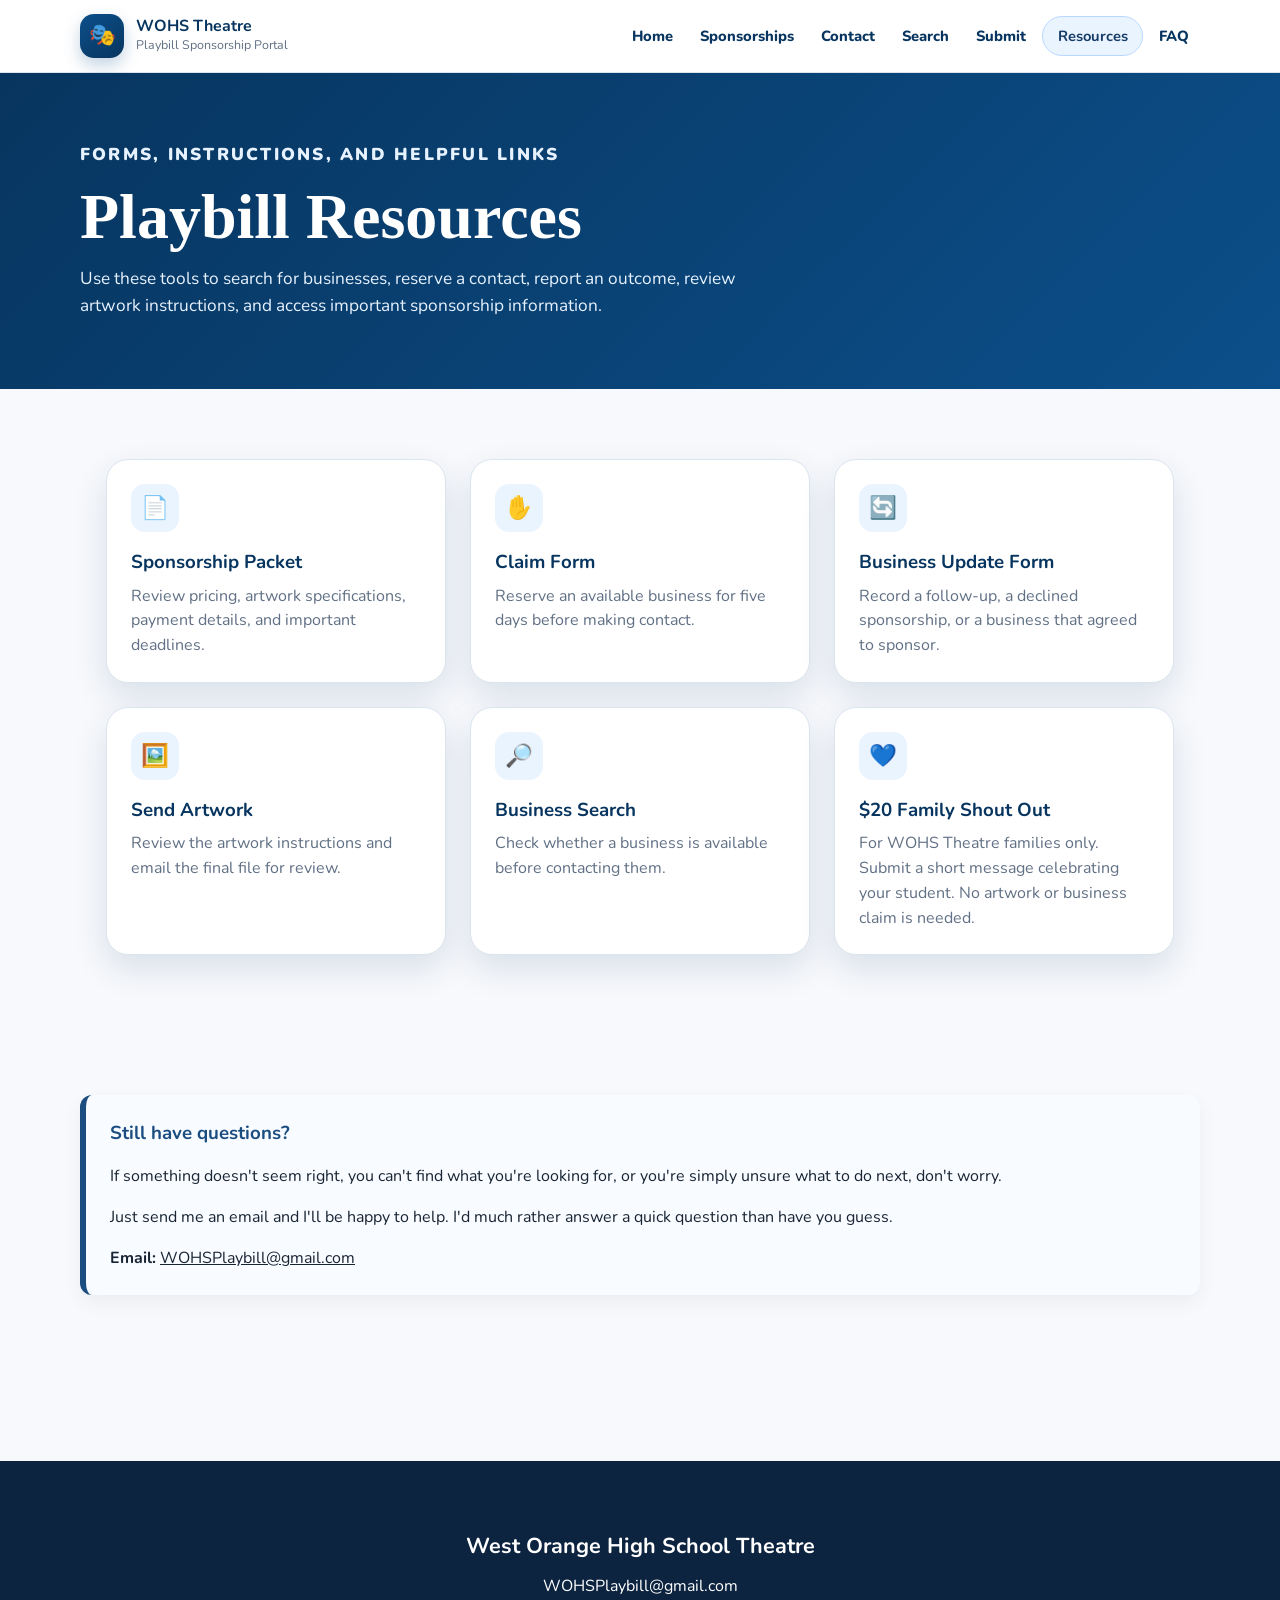
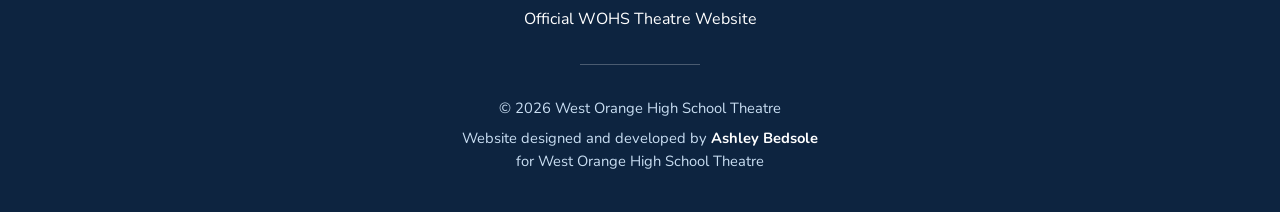
<file: resources.html>
<!doctype html>
<html lang="en">
<head>
  <meta charset="utf-8">
  <meta name="viewport" content="width=device-width,initial-scale=1">

  <title>Resources | WOHS Theatre</title>

  <link rel="stylesheet" href="css/styles.css">

  <script defer src="js/config.js"></script>
  <script defer src="js/app.js"></script>
</head>

<body>

<header class="site-header">
  <div class="container header-inner">

    <a class="brand" href="index.html">
      <span class="brand-mark">🎭</span>

      <span class="brand-text">
        <strong>WOHS Theatre</strong>
        <span>Playbill Sponsorship Portal</span>
      </span>
    </a>

    <button class="menu-button" aria-expanded="false">
      Menu
    </button>

    <nav class="site-nav">
      <a href="index.html">Home</a>
      <a href="sponsorships.html">Sponsorships</a>
      <a href="contact.html">Contact</a>
      <a href="search.html">Search</a>
      <a href="submit.html">Submit</a>
      <a href="resources.html" class="active">Resources</a>
      <a href="faq.html">FAQ</a>
    </nav>

  </div>
</header>

<main>

  <section class="page-hero">
    <div class="container">
      <p class="eyebrow">Forms, instructions, and helpful links</p>

      <h1>Playbill Resources</h1>

      <p>
        Use these tools to search for businesses, reserve a contact,
        report an outcome, review artwork instructions, and access
        important sponsorship information.
      </p>
    </div>
  </section>

  <section class="section">
    <div class="container resource-grid">

      <a
        class="resource-card"
        data-link="sponsorshipPacketUrl"
        href="#"
      >
        <div class="card-icon">📄</div>

        <h3>Sponsorship Packet</h3>

        <p>
          Review pricing, artwork specifications, payment details,
          and important deadlines.
        </p>
      </a>

      <a
        class="resource-card"
        data-link="claimFormUrl"
        href="#"
      >
        <div class="card-icon">✋</div>

        <h3>Claim Form</h3>

        <p>
          Reserve an available business for five days before making contact.
        </p>
      </a>

      <a
        class="resource-card"
        data-link="updateFormUrl"
        href="#"
      >
        <div class="card-icon">🔄</div>

        <h3>Business Update Form</h3>

        <p>
          Record a follow-up, a declined sponsorship, or a business that
          agreed to sponsor.
        </p>
      </a>

      <a
        class="resource-card"
        href="artwork.html"
      >
        <div class="card-icon">🖼️</div>

        <h3>Send Artwork</h3>

        <p>
          Review the artwork instructions and email the final file for review.
        </p>
      </a>

      <a
        class="resource-card"
        href="search.html"
      >
        <div class="card-icon">🔎</div>

        <h3>Business Search</h3>

        <p>
          Check whether a business is available before contacting them.
        </p>
      </a>

     <a
  class="resource-card"
  href="https://docs.google.com/forms/d/e/1FAIpQLSdrMZOZVG7qfSUGpWv_ORefNYBgZcf7a6o5UBzj-j_mFaVoFQ/viewform?usp=dialog"
  target="_blank"
  rel="noopener"
>
  <div class="card-icon">💙</div>

  <h3>$20 Family Shout Out</h3>

  <p>
    For WOHS Theatre families only. Submit a short message celebrating
    your student. No artwork or business claim is needed.
  </p>
</a>
    </div>
  </section>
<section class="section">
  <div class="container">

    <div class="contact-tip">

      <h3>Still have questions?</h3>

      <p>
        If something doesn't seem right, you can't find what you're looking for,
        or you're simply unsure what to do next, don't worry.
      </p>

      <p>
        Just send me an email and I'll be happy to help.
        I'd much rather answer a quick question than have you guess.
      </p>

      <p>
        <strong>Email:</strong>
        <a
          data-email-link
          href="mailto:WOHSPlaybill@gmail.com"
          data-config="contactEmail"
        >
          WOHSPlaybill@gmail.com
        </a>
      </p>

    </div>

  </div>
</section>
</main>

<footer class="site-footer">
  <div class="container">

    <div class="footer-main">
      <h3>West Orange High School Theatre</h3>

      <p>
        <a
          data-email-link
          href="mailto:WOHSPlaybill@gmail.com"
          data-config="contactEmail"
        >
          WOHSPlaybill@gmail.com
        </a>
      </p>

      <p>
        <a
          data-link="theatreWebsite"
          href="https://www.wohstheatre.com"
        >
          Official WOHS Theatre Website
        </a>
      </p>
    </div>

    <hr class="footer-divider">

    <div class="footer-credit">
      <p>© 2026 West Orange High School Theatre</p>

      <p>
        Website designed and developed by
        <a
          href="https://www.linkedin.com/in/ashleybedsole"
          target="_blank"
          rel="noopener"
        >
          <strong>Ashley Bedsole</strong>
        </a>
        <br>
        for West Orange High School Theatre
      </p>
    </div>

  </div>
</footer>

</body>
</html>
</file>
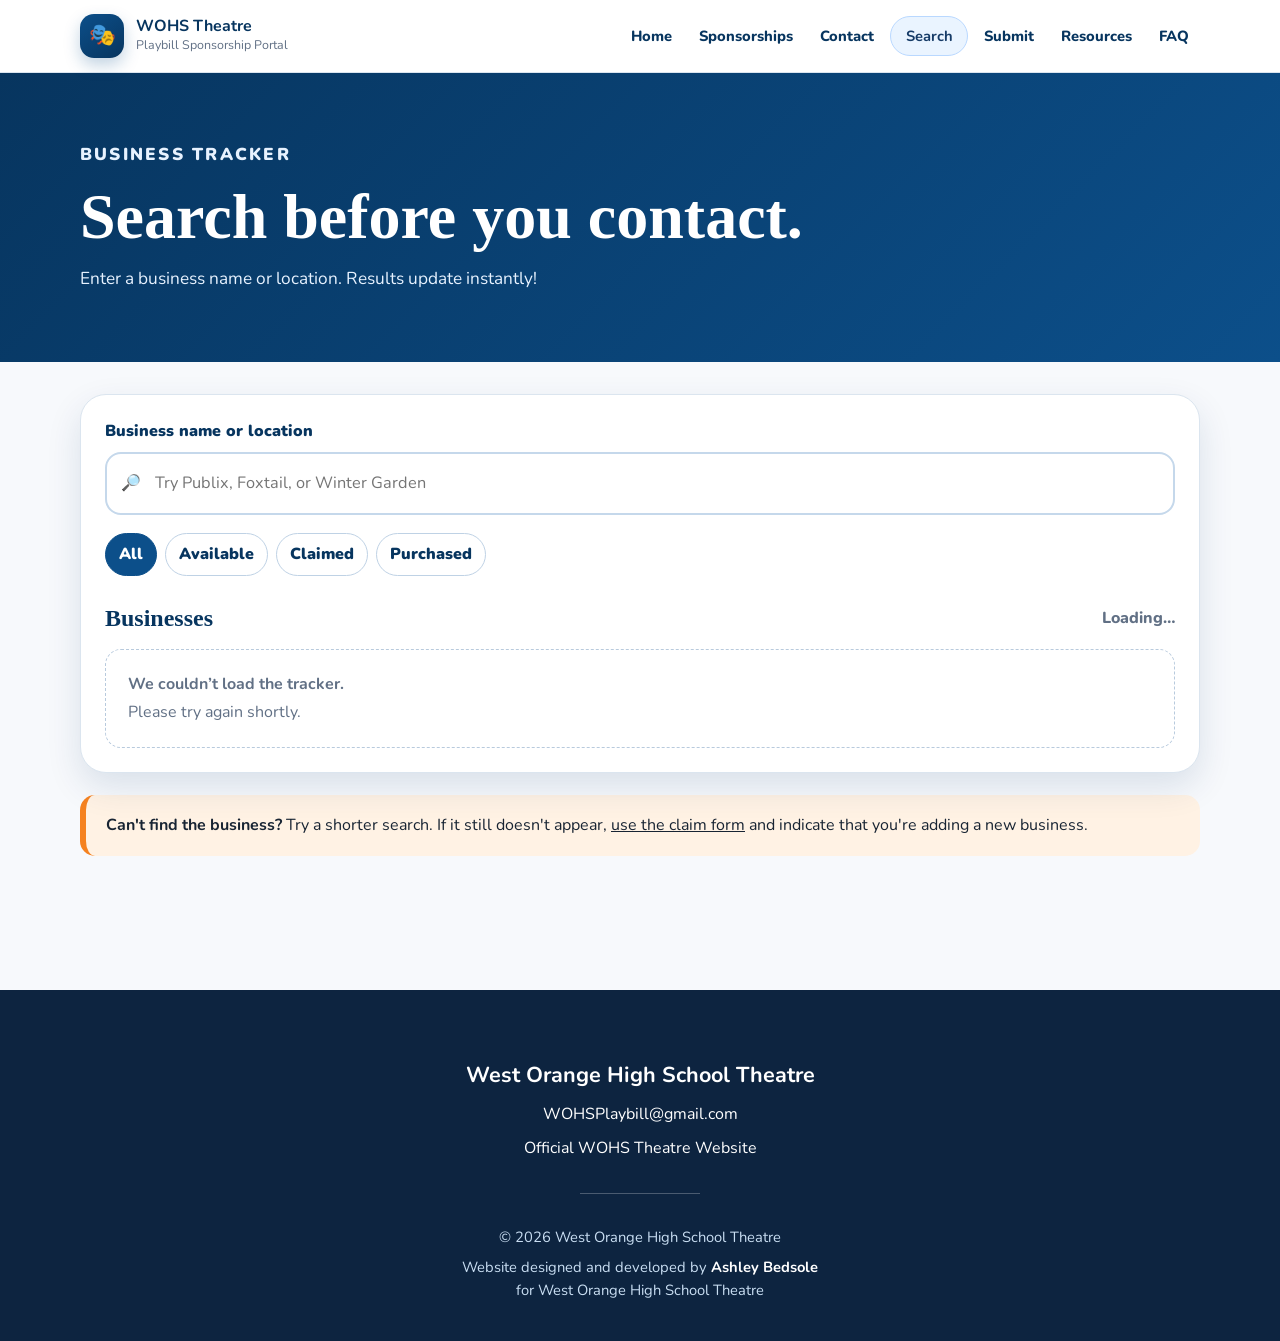
<file: search.html>
<!doctype html><html lang="en"><head><meta charset="utf-8"><meta name="viewport" content="width=device-width,initial-scale=1"><title>Search Businesses | WOHS Theatre</title><link rel="stylesheet" href="css/styles.css"><script defer src="js/config.js"></script><script defer src="js/app.js"></script><script defer src="js/search.js"></script></head><body>
<header class="site-header"><div class="container header-inner"><a class="brand" href="index.html"><span class="brand-mark">🎭</span><span class="brand-text"><strong>WOHS Theatre</strong><span>Playbill Sponsorship Portal</span></span></a><button class="menu-button" aria-expanded="false">Menu</button><nav class="site-nav">
  <a href="index.html">Home</a>
  <a href="sponsorships.html">Sponsorships</a>
  <a href="contact.html">Contact</a>
  <a href="search.html" class="active">Search</a>
  <a href="submit.html">Submit</a>
  <a href="resources.html">Resources</a>
  <a href="faq.html">FAQ</a>
</nav></div></header>
<main><section class="page-hero"><div class="container"><p class="eyebrow">Business tracker</p><h1>Search before you contact.</h1><p>Enter a business name or location. Results update instantly!</p></div></section><section class="section"><div class="container"><div class="search-panel"><label class="search-label" for="business-search">Business name or location</label><div class="search-control"><span aria-hidden="true">🔎</span><input id="business-search" type="search" placeholder="Try Publix, Foxtail, or Winter Garden" autocomplete="off"><button id="clear-search" class="clear-button" type="button" hidden>Clear</button></div><div class="filters" aria-label="Filter by status"><button class="filter-chip active" data-filter="all">All</button><button class="filter-chip" data-filter="available">Available</button><button class="filter-chip" data-filter="claimed">Claimed</button><button class="filter-chip" data-filter="purchased">Purchased</button></div><div class="results-header"><h2>Businesses</h2><span id="business-count">Loading…</span></div><div id="search-message" class="empty-message" aria-live="polite"></div><div id="business-results" class="business-results" aria-live="polite"></div></div><div class="notice" style="margin-top:22px">
  <strong>Can't find the business?</strong>
  Try a shorter search. If it still doesn't appear,
  <a href="#" data-link="claimFormUrl">use the claim form</a>
  and indicate that you're adding a new business.
</div></div></section></main>
<footer class="site-footer">
  <div class="container">

    <div class="footer-main">
      <h3>West Orange High School Theatre</h3>

      <p>
        <a data-email-link
           href="mailto:WOHSPlaybill@gmail.com"
           data-config="contactEmail">
          WOHSPlaybill@gmail.com
        </a>
      </p>

      <p>
        <a data-link="theatreWebsite"
           href="https://www.wohstheatre.com">
          Official WOHS Theatre Website
        </a>
      </p>
    </div>

    <hr class="footer-divider">

    <div class="footer-credit">
      <p>© 2026 West Orange High School Theatre</p>

      <p>
        Website designed and developed by
        <a href="https://www.linkedin.com/in/ashleybedsole"
           target="_blank"
           rel="noopener">
          <strong>Ashley Bedsole</strong>
        </a><br>
        for West Orange High School Theatre
      </p>
    </div>

  </div>
</footer>
</body></html>
</file>
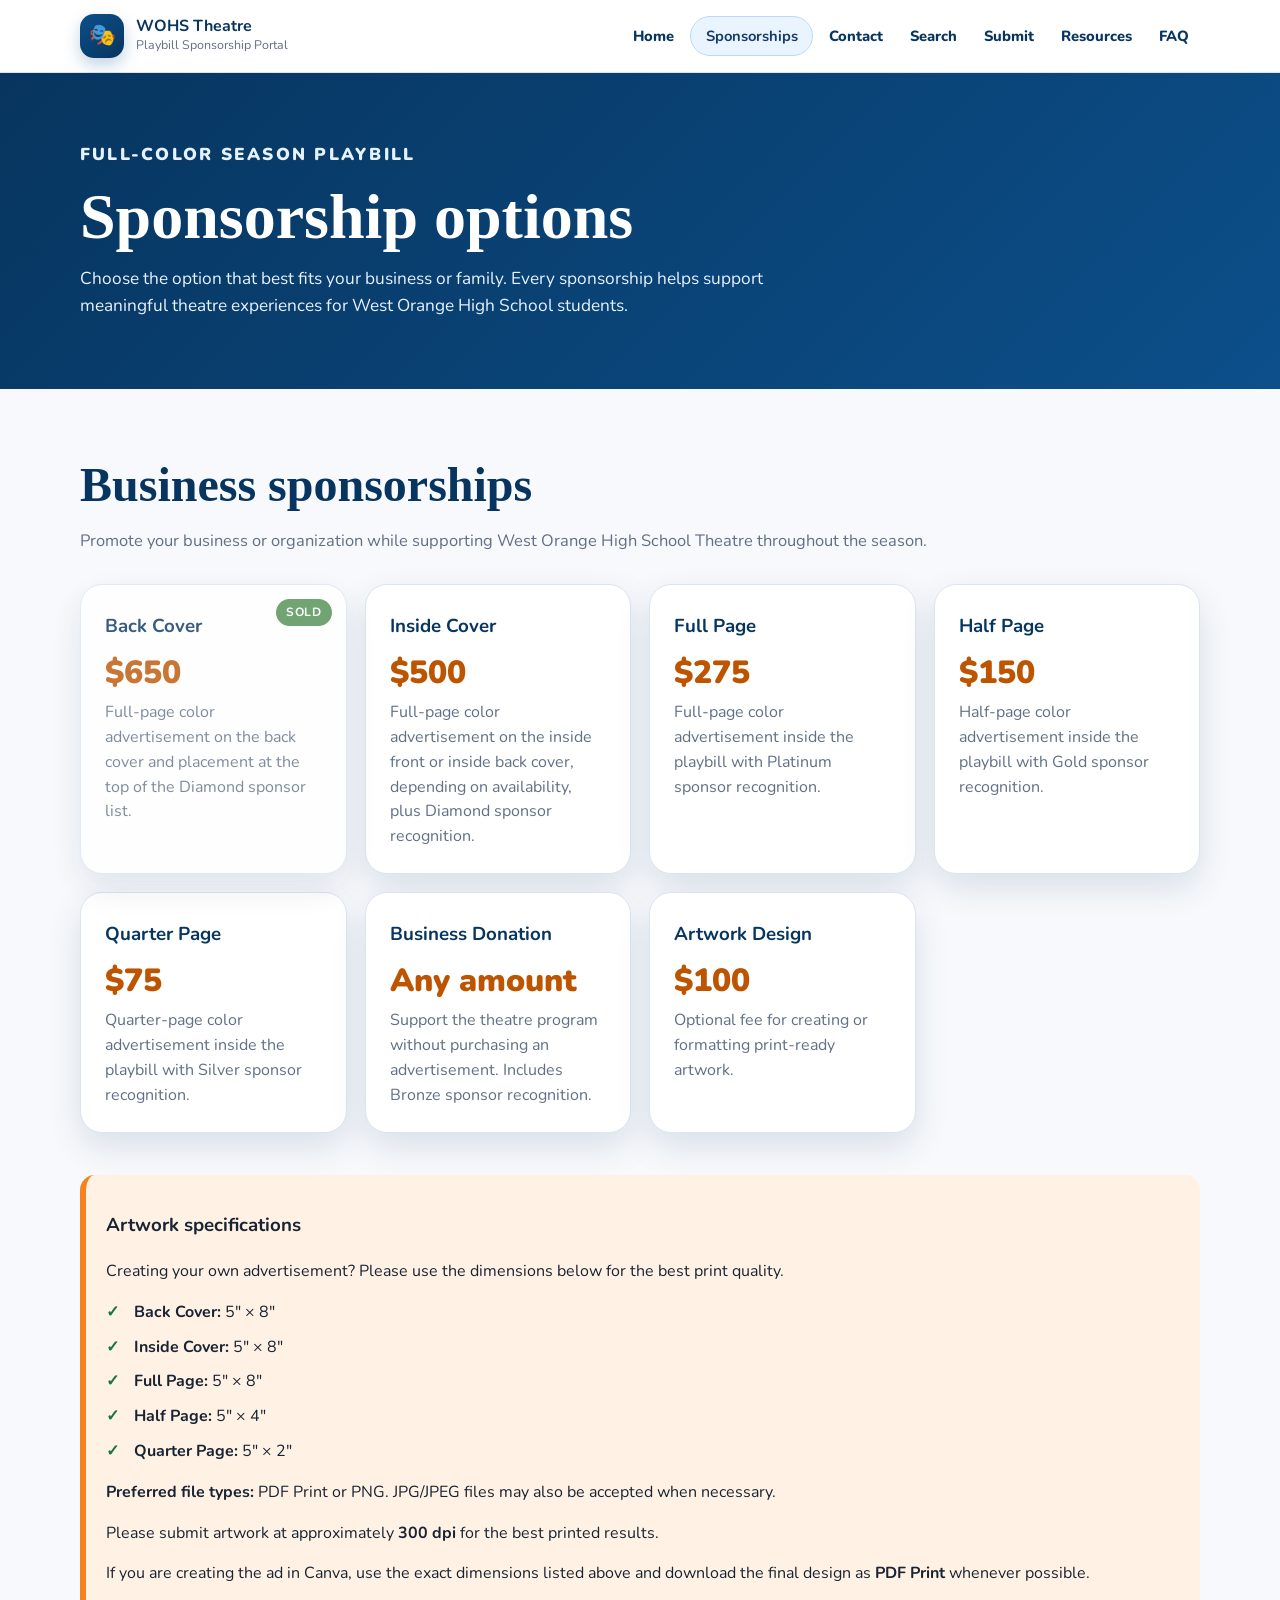
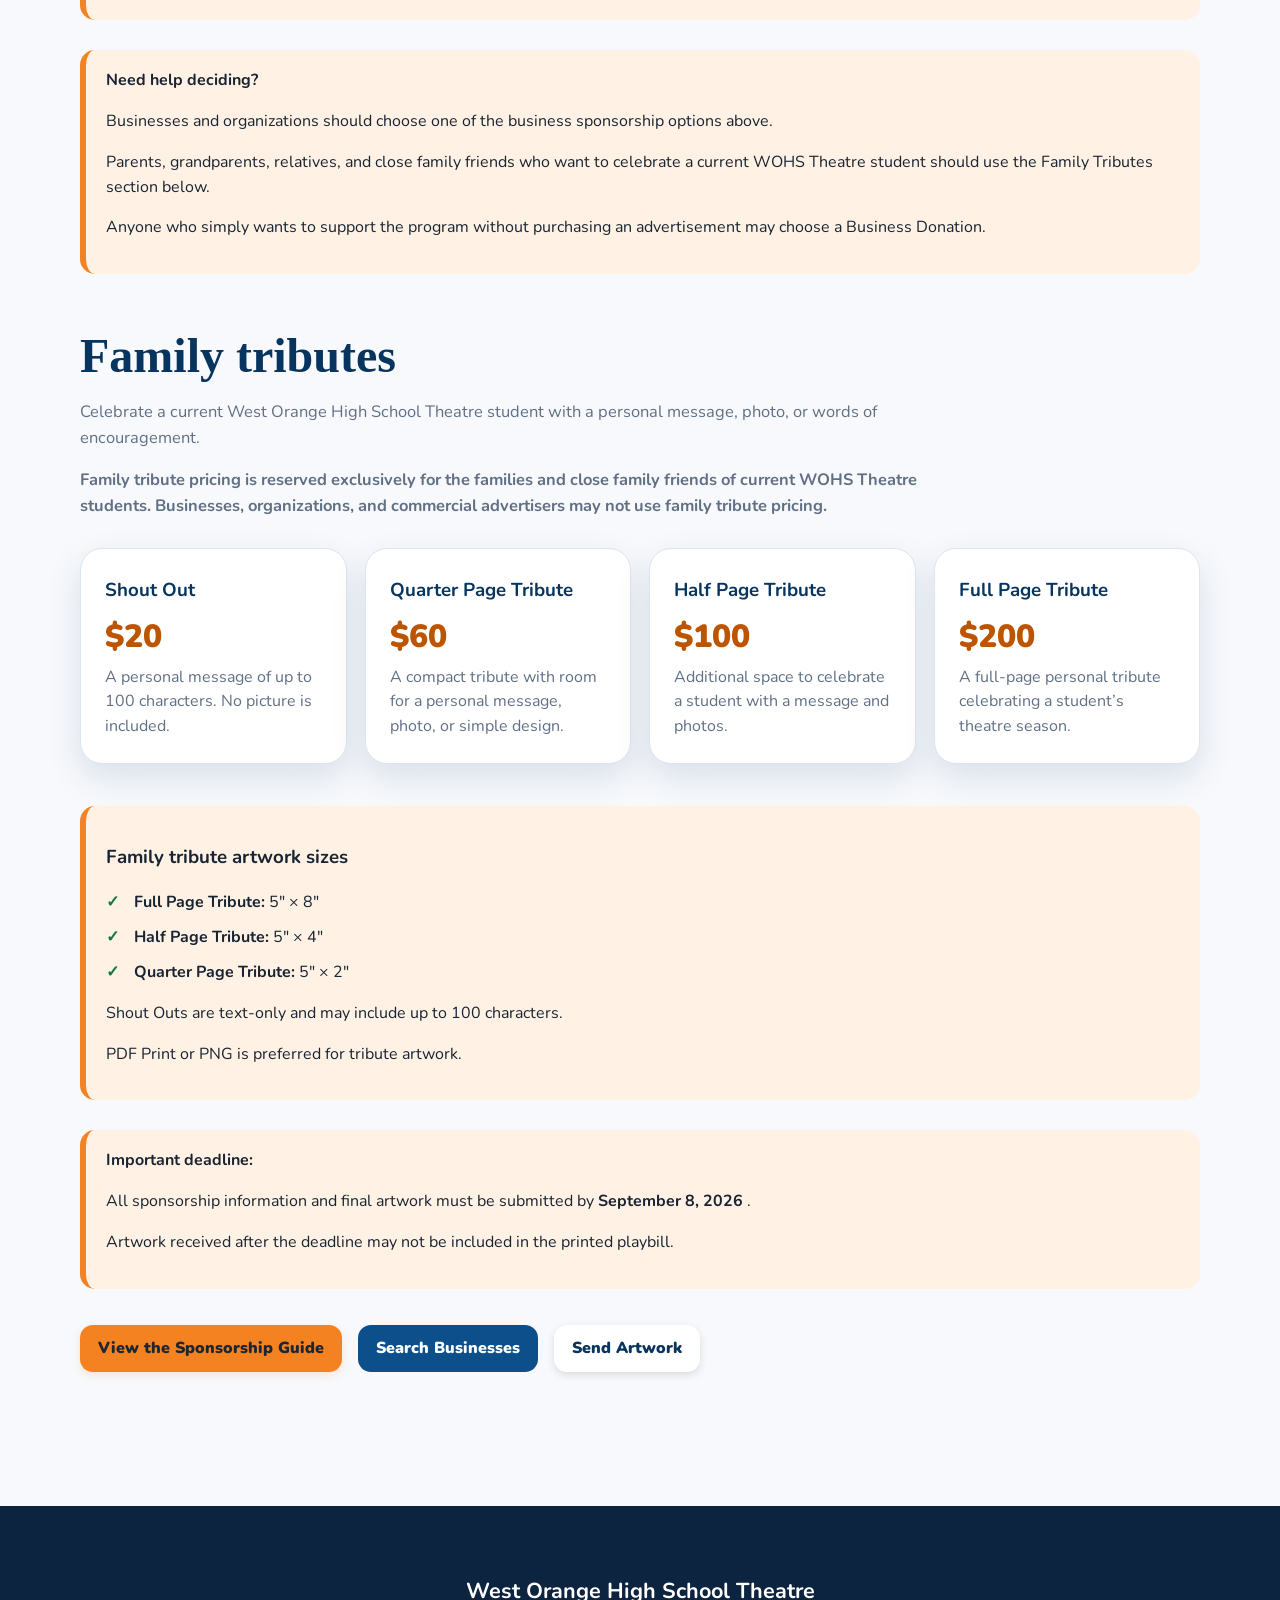
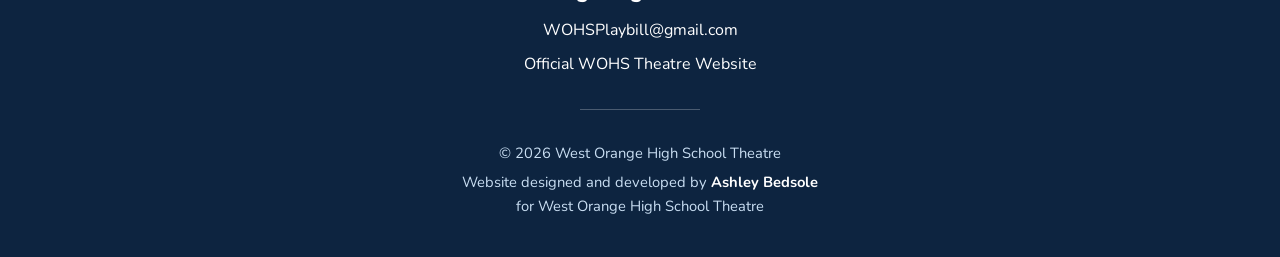
<file: sponsorships.html>
<!doctype html>
<html lang="en">
<head>
  <meta charset="utf-8">
  <meta name="viewport" content="width=device-width,initial-scale=1">

  <title>Sponsorship Options | WOHS Theatre</title>

  <link rel="stylesheet" href="css/styles.css">

  <script defer src="js/config.js"></script>
  <script defer src="js/app.js"></script>
</head>

<body>

<header class="site-header">
  <div class="container header-inner">

    <a class="brand" href="index.html">
      <span class="brand-mark">🎭</span>

      <span class="brand-text">
        <strong>WOHS Theatre</strong>
        <span>Playbill Sponsorship Portal</span>
      </span>
    </a>

    <button class="menu-button" aria-expanded="false">
      Menu
    </button>

    <nav class="site-nav">
      <a href="index.html">Home</a>
      <a href="sponsorships.html" class="active">Sponsorships</a>
      <a href="contact.html">Contact</a>
      <a href="search.html">Search</a>
      <a href="submit.html">Submit</a>
      <a href="resources.html">Resources</a>
      <a href="faq.html">FAQ</a>
    </nav>

  </div>
</header>

<main>

  <section class="page-hero">
    <div class="container">

      <p class="eyebrow">Full-color season playbill</p>

      <h1>Sponsorship options</h1>

      <p>
        Choose the option that best fits your business or family.
        Every sponsorship helps support meaningful theatre experiences
        for West Orange High School students.
      </p>

    </div>
  </section>

  <section class="section">
    <div class="container">

      <div class="section-title">
        <h2>Business sponsorships</h2>

        <p>
          Promote your business or organization while supporting
          West Orange High School Theatre throughout the season.
        </p>
      </div>

      <div class="pricing-grid">

        <div class="price-card sold">
          <div class="sold-badge">Sold</div>
           <h3>Back Cover</h3>
          <p class="price">$650</p>
          <p>
            Full-page color advertisement on the back cover and placement
            at the top of the Diamond sponsor list.
          </p>
        </div>

        <div class="price-card">
          <h3>Inside Cover</h3>
          <p class="price">$500</p>
          <p>
            Full-page color advertisement on the inside front or inside
            back cover, depending on availability, plus Diamond sponsor
            recognition.
          </p>
        </div>

       <div class="price-card">
  <h3>Full Page</h3>
          <p class="price">$275</p>
          <p>
            Full-page color advertisement inside the playbill with
            Platinum sponsor recognition.
          </p>
        </div>

        <div class="price-card">
          <h3>Half Page</h3>
          <p class="price">$150</p>
          <p>
            Half-page color advertisement inside the playbill with
            Gold sponsor recognition.
          </p>
        </div>

        <div class="price-card">
          <h3>Quarter Page</h3>
          <p class="price">$75</p>
          <p>
            Quarter-page color advertisement inside the playbill with
            Silver sponsor recognition.
          </p>
        </div>

        <div class="price-card">
          <h3>Business Donation</h3>
          <p class="price">Any amount</p>
          <p>
            Support the theatre program without purchasing an advertisement.
            Includes Bronze sponsor recognition.
          </p>
        </div>

        <div class="price-card">
          <h3>Artwork Design</h3>
          <p class="price">$100</p>
          <p>
            Optional fee for creating or formatting print-ready artwork.
          </p>
        </div>

      </div>

      <div class="notice" style="margin-top:42px">

        <h3>Artwork specifications</h3>

        <p>
          Creating your own advertisement? Please use the dimensions below
          for the best print quality.
        </p>

        <ul class="check-list">
          <li><strong>Back Cover:</strong> 5" × 8"</li>
          <li><strong>Inside Cover:</strong> 5" × 8"</li>
          <li><strong>Full Page:</strong> 5" × 8"</li>
          <li><strong>Half Page:</strong> 5" × 4"</li>
          <li><strong>Quarter Page:</strong> 5" × 2"</li>
        </ul>

        <p>
          <strong>Preferred file types:</strong> PDF Print or PNG.
          JPG/JPEG files may also be accepted when necessary.
        </p>

        <p>
          Please submit artwork at approximately <strong>300 dpi</strong>
          for the best printed results.
        </p>

        <p>
          If you are creating the ad in Canva, use the exact dimensions
          listed above and download the final design as
          <strong>PDF Print</strong> whenever possible.
        </p>

      </div>

      <div class="notice" style="margin-top:30px">

        <strong>Need help deciding?</strong>

        <p>
          Businesses and organizations should choose one of the business
          sponsorship options above.
        </p>

        <p>
          Parents, grandparents, relatives, and close family friends who
          want to celebrate a current WOHS Theatre student should use the
          Family Tributes section below.
        </p>

        <p>
          Anyone who simply wants to support the program without purchasing
          an advertisement may choose a Business Donation.
        </p>

      </div>

      <div class="section-title" style="margin-top:56px">

        <h2>Family tributes</h2>

        <p>
          Celebrate a current West Orange High School Theatre student with
          a personal message, photo, or words of encouragement.
        </p>

        <p>
          <strong>
            Family tribute pricing is reserved exclusively for the families
            and close family friends of current WOHS Theatre students.
            Businesses, organizations, and commercial advertisers may not use
            family tribute pricing.
          </strong>
        </p>

      </div>

      <div class="pricing-grid">

        <div class="price-card">
          <h3>Shout Out</h3>
          <p class="price">$20</p>
          <p>
            A personal message of up to 100 characters. No picture is included.
          </p>
        </div>

        <div class="price-card">
          <h3>Quarter Page Tribute</h3>
          <p class="price">$60</p>
          <p>
            A compact tribute with room for a personal message, photo,
            or simple design.
          </p>
        </div>

        <div class="price-card">
          <h3>Half Page Tribute</h3>
          <p class="price">$100</p>
          <p>
            Additional space to celebrate a student with a message and photos.
          </p>
        </div>

        <div class="price-card">
          <h3>Full Page Tribute</h3>
          <p class="price">$200</p>
          <p>
            A full-page personal tribute celebrating a student’s theatre season.
          </p>
        </div>

      </div>

      <div class="notice" style="margin-top:42px">

        <h3>Family tribute artwork sizes</h3>

        <ul class="check-list">
          <li><strong>Full Page Tribute:</strong> 5" × 8"</li>
          <li><strong>Half Page Tribute:</strong> 5" × 4"</li>
          <li><strong>Quarter Page Tribute:</strong> 5" × 2"</li>
        </ul>

        <p>
          Shout Outs are text-only and may include up to 100 characters.
        </p>

        <p>
          PDF Print or PNG is preferred for tribute artwork.
        </p>

      </div>

      <div class="notice" style="margin-top:30px">

        <strong>Important deadline:</strong>

        <p>
          All sponsorship information and final artwork must be submitted by
          <strong>
            <span data-config="salesDeadline">September 8, 2026</span>
          </strong>.
        </p>

        <p>
          Artwork received after the deadline may not be included in the
          printed playbill.
        </p>

      </div>

      <div class="button-row">

        <a
  class="button button-orange"
  data-link="sponsorshipPacketUrl"
  href="#"
  target="_blank"
  rel="noopener"
>
  View the Sponsorship Guide
</a>

        <a
          class="button button-blue"
          href="search.html"
        >
          Search Businesses
        </a>

        <a
          class="button button-white"
          href="artwork.html"
        >
          Send Artwork
        </a>

      </div>

    </div>
  </section>

</main>

<footer class="site-footer">
  <div class="container">

    <div class="footer-main">
      <h3>West Orange High School Theatre</h3>

      <p>
        <a
          data-email-link
          href="mailto:WOHSPlaybill@gmail.com"
          data-config="contactEmail"
        >
          WOHSPlaybill@gmail.com
        </a>
      </p>

      <p>
        <a
          data-link="theatreWebsite"
          href="https://www.wohstheatre.com"
        >
          Official WOHS Theatre Website
        </a>
      </p>
    </div>

    <hr class="footer-divider">

    <div class="footer-credit">
      <p>© 2026 West Orange High School Theatre</p>

      <p>
        Website designed and developed by
        <a
          href="https://www.linkedin.com/in/ashleybedsole"
          target="_blank"
          rel="noopener"
        >
          <strong>Ashley Bedsole</strong>
        </a>
        <br>
        for West Orange High School Theatre
      </p>
    </div>

  </div>
</footer>

</body>
</html>
</file>
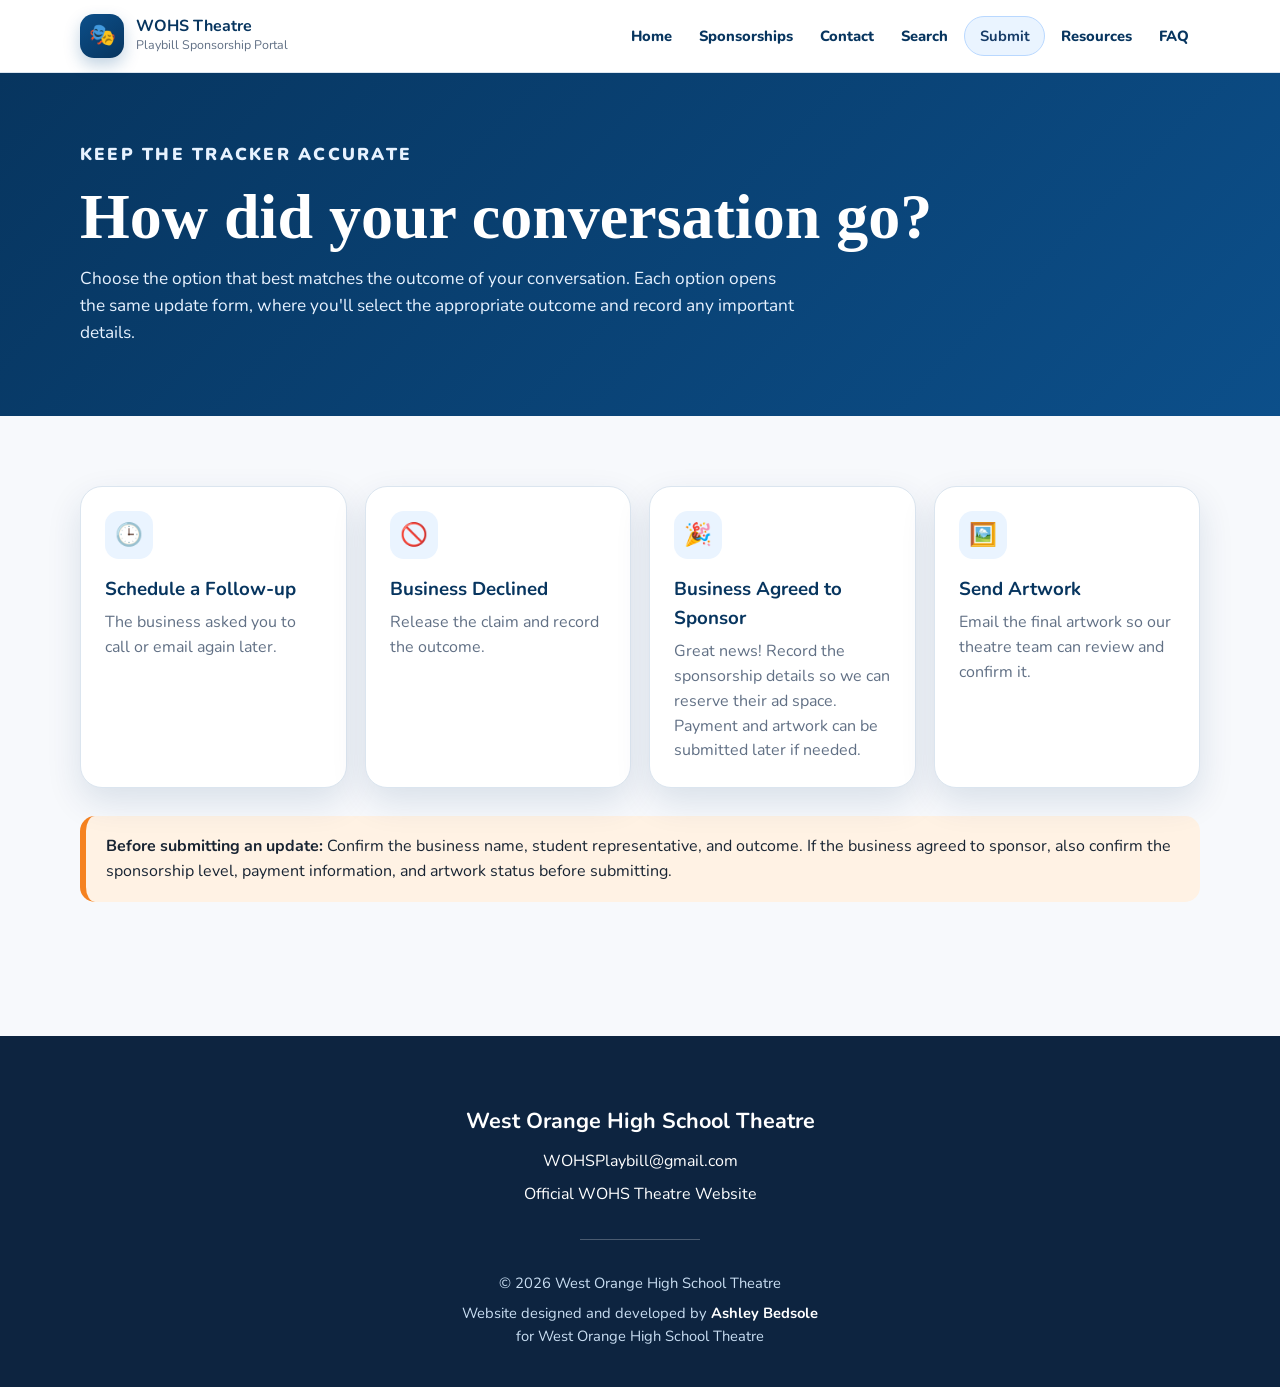
<file: submit.html>
<!doctype html><html lang="en"><head><meta charset="utf-8"><meta name="viewport" content="width=device-width,initial-scale=1"><title>Submit an Outcome | WOHS Theatre</title><link rel="stylesheet" href="css/styles.css"><script defer src="js/config.js"></script><script defer src="js/app.js"></script></head><body><header class="site-header"><div class="container header-inner"><a class="brand" href="index.html"><span class="brand-mark">🎭</span><span class="brand-text"><strong>WOHS Theatre</strong><span>Playbill Sponsorship Portal</span></span></a><button class="menu-button" aria-expanded="false">Menu</button><nav class="site-nav">
  <a href="index.html">Home</a>
  <a href="sponsorships.html">Sponsorships</a>
  <a href="contact.html">Contact</a>
  <a href="search.html">Search</a>
  <a href="submit.html" class="active">Submit</a>
  <a href="resources.html">Resources</a>
  <a href="faq.html">FAQ</a>
</nav></div></header><main><section class="page-hero"><div class="container"><p class="eyebrow">Keep the tracker accurate</p><h1>How did your conversation go?</h1><p>Choose the option that best matches the outcome of your conversation.
Each option opens the same update form, where you'll select the appropriate outcome and record any important details.</p></div></section><section class="section"><div class="container action-grid"><a class="action-card" data-link="updateFormUrl" href="#"><span class="card-icon">🕒</span><h3>Schedule a Follow-up</h3><p>The business asked you to call or email again later.</p></a><a class="action-card" data-link="updateFormUrl" href="#"><span class="card-icon">🚫</span><h3>Business Declined</h3><p>Release the claim and record the outcome.</p></a><a class="action-card" data-link="updateFormUrl" href="#"><span class="card-icon">🎉</span><h3>Business Agreed to Sponsor</h3><p>Great news! Record the sponsorship details so we can reserve their ad space. Payment and artwork can be submitted later if needed.</p></a><a class="action-card" href="artwork.html">
  <span class="card-icon">🖼️</span>
  <h3>Send Artwork</h3>
  <p>Email the final artwork so our theatre team can review and confirm it.</p>
</a></div><div class="container" style="margin-top:28px"><div class="notice"><strong>Before submitting an update:</strong> Confirm the business name, student representative, and outcome.
If the business agreed to sponsor, also confirm the sponsorship level, payment information, and artwork status before submitting.</div></div></section></main><footer class="site-footer">
  <div class="container">

    <div class="footer-main">
      <h3>West Orange High School Theatre</h3>

      <p>
        <a data-email-link
           href="mailto:WOHSPlaybill@gmail.com"
           data-config="contactEmail">
          WOHSPlaybill@gmail.com
        </a>
      </p>

      <p>
        <a data-link="theatreWebsite"
           href="https://www.wohstheatre.com">
          Official WOHS Theatre Website
        </a>
      </p>
    </div>

    <hr class="footer-divider">

    <div class="footer-credit">
      <p>© 2026 West Orange High School Theatre</p>

      <p>
        Website designed and developed by
        <a href="https://www.linkedin.com/in/ashleybedsole"
           target="_blank"
           rel="noopener">
          <strong>Ashley Bedsole</strong>
        </a><br>
        for West Orange High School Theatre
      </p>
    </div>

  </div>
</footer></body></html>
</file>
<file: css/styles.css>
@import url('https://fonts.googleapis.com/css2?family=Nunito:wght@400;600;700;800;900&display=swap');
:root{--blue:#0c4f8a;--blue-dark:#07355f;--blue-soft:#eaf4ff;--orange:#f58220;--orange-dark:#bd5400;--cream:#fffaf2;--ink:#182433;--muted:#617085;--line:#dbe5ef;--green:#167547;--green-bg:#e9f8f0;--gold:#9a5b00;--gold-bg:#fff4dc;--purple:#315b9e;--purple-bg:#eaf0ff;--gray-bg:#f1f3f6;--shadow:0 14px 35px rgba(8,53,95,.12);--radius:22px}
*{box-sizing:border-box}html{scroll-behavior:smooth}body{margin:0;font-family:'Nunito',sans-serif;color:var(--ink);background:#f7f9fc;line-height:1.55}a{color:inherit}img{max-width:100%}.container{width:min(1120px,calc(100% - 32px));margin:auto}.skip-link{position:absolute;left:-9999px}.skip-link:focus{left:16px;top:16px;z-index:999;background:white;padding:10px;border-radius:8px}.site-header{position:sticky;top:0;z-index:50;background:rgba(255,255,255,.96);backdrop-filter:blur(12px);border-bottom:1px solid var(--line)}.header-inner{min-height:72px;display:flex;align-items:center;justify-content:space-between;gap:20px}.brand{text-decoration:none;display:flex;align-items:center;gap:12px}.brand-mark{width:44px;height:44px;border-radius:14px;background:linear-gradient(145deg,var(--blue),var(--blue-dark));display:grid;place-items:center;color:white;font-size:1.35rem;box-shadow:0 7px 16px rgba(12,79,138,.25)}.brand-text strong{display:block;color:var(--blue-dark);font-size:1rem;line-height:1.1}.brand-text span{display:block;color:var(--muted);font-size:.78rem}.site-nav{display:flex;align-items:center;gap:5px}.site-nav a{text-decoration:none;padding:9px 11px;border-radius:10px;color:var(--blue-dark);font-weight:800;font-size:.92rem}.site-nav a:hover,.site-nav a[aria-current='page']{background:var(--blue-soft)}.menu-button{display:none;border:0;background:var(--blue-soft);border-radius:10px;padding:9px 12px;font:inherit;font-weight:900;color:var(--blue-dark)}.hero{
    position:relative;
    overflow:hidden;
    background:
        radial-gradient(circle at 80% 15%, rgba(245,130,32,.34), transparent 28%),
        linear-gradient(135deg, var(--blue-dark), var(--blue));
    color:white;
    padding:78px 0 90px;
}.hero::after{
    content:"";
    position:absolute;
    left:0;
    right:0;
    bottom:0;
    height:70px;
    background:linear-gradient(
        to bottom,
        rgba(0,0,0,0),
        rgba(0,0,0,.18)
    );
    pointer-events:none;
}.hero-grid{
  display:grid;
  grid-template-columns:minmax(0,1.3fr) minmax(280px,.7fr);
  align-items:center;
  gap:52px;
}

.hero-grid > *{
  min-width:0;
}.eyebrow{text-transform:uppercase;letter-spacing:.13em;font-size:.76rem;font-weight:900;color:#ffd4ae}.hero h1,.page-hero h1{font-family:Rockwell,'Roboto Slab',Georgia,serif;font-size:clamp(2.55rem,6vw,5rem);line-height:.98;margin:.22em 0}.hero p{font-size:1.14rem;max-width:650px;color:#e8f3ff}.hero-actions,.button-row{display:flex;flex-wrap:wrap;gap:16px;margin-top:36px}.button{display:inline-flex;align-items:center;justify-content:center;gap:8px;text-decoration:none;border:0;border-radius:13px;padding:11px 18px;font-weight:900;cursor:pointer;transition:.18s transform,.18s box-shadow}.button:hover{transform:translateY(-2px)}.button-orange{
    background:var(--orange);
    color:#1e2731;
    box-shadow:0 3px 8px rgba(245,130,32,.18);
}

.button-orange:hover{
    background:#ff963d;
    box-shadow:0 10px 22px rgba(245,130,32,.28);
}.button-white{
  background:white;
  color:var(--blue-dark);
  box-shadow:0 3px 8px rgba(0,0,0,.12);
}

.button-white:hover{
  box-shadow:0 10px 22px rgba(0,0,0,.22);
}.button-blue{background:var(--blue);color:white}.button-small{padding:10px 14px;font-size:.9rem}.playbill-card{background:#fff;color:var(--ink);border-radius:28px;padding:20px;box-shadow:0 25px 55px rgba(0,0,0,.24);transform:rotate(2deg)}.playbill-top{border:5px solid var(--ink);padding:12px;text-align:center}.playbill-top small{font-weight:900}.bravo{font-family:Rockwell,Georgia,serif;font-size:clamp(3.2rem,7vw,5.2rem);line-height:1;color:var(--blue-dark);margin:8px 0}.playbill-art{height:190px;margin-top:14px;border-radius:13px;background:linear-gradient(145deg,rgba(12,79,138,.92),rgba(7,53,95,.98)),repeating-linear-gradient(30deg,transparent 0 20px,rgba(255,255,255,.08) 20px 22px);display:grid;place-items:center;color:white;text-align:center;padding:20px}.playbill-art span{font-size:4.4rem}.section{padding:70px 0}.section-white{background:white}.section-title{
  max-width:none;
  margin-bottom:30px;
}

.section-title p{
  max-width:900px;
}.section-title h2,.content-card h2{font-family:Rockwell,'Roboto Slab',Georgia,serif;color:var(--blue-dark);font-size:clamp(1.9rem,4vw,3rem);line-height:1.1;margin:0 0 10px}.section-title p{color:var(--muted);font-size:1.03rem}.action-grid,.pricing-grid,.resource-grid{display:grid;grid-template-columns:repeat(4,1fr);gap:18px}.action-card,.price-card,.resource-card,.content-card{background:white;border:1px solid var(--line);border-radius:var(--radius);padding:24px;box-shadow:var(--shadow)}.action-card{text-decoration:none;transition:.18s transform,.18s border-color}.action-card:hover{transform:translateY(-4px);border-color:#9fc1e4}.card-icon{width:48px;height:48px;border-radius:14px;background:var(--blue-soft);display:grid;place-items:center;font-size:1.4rem;margin-bottom:16px}.action-card h3,.price-card h3,.resource-card h3{color:var(--blue-dark);margin:.2rem 0 .4rem}.action-card p,.price-card p,.resource-card p{color:var(--muted);margin:0}.steps{display:grid;grid-template-columns:repeat(5,1fr);gap:12px;counter-reset:step}.step{background:var(--cream);border:1px solid #f3dcc0;border-radius:18px;padding:18px}.step:before{counter-increment:step;content:counter(step);width:32px;height:32px;display:grid;place-items:center;border-radius:50%;background:var(--orange);font-weight:900;margin-bottom:12px}.step strong{display:block;color:var(--blue-dark)}.notice{background:#fff2e4;border-left:6px solid var(--orange);padding:18px 20px;border-radius:15px}.page-hero{background:linear-gradient(135deg,var(--blue-dark),var(--blue));color:white;padding:52px 0}.page-hero h1{font-size:clamp(2.3rem,5vw,4.2rem)}.page-hero p{max-width:720px;color:#e7f2ff;font-size:1.08rem}.content-wrap{display:grid;grid-template-columns:minmax(0,1fr) 300px;gap:25px;align-items:start}.sidebar-card{position:sticky;top:96px}.search-panel{background:white;border:1px solid var(--line);border-radius:26px;padding:24px;box-shadow:var(--shadow);margin-top:-38px;position:relative}.search-label{display:block;color:var(--blue-dark);font-weight:900;margin-bottom:8px}.search-control{display:flex;gap:10px;align-items:center;border:2px solid #c5d8eb;border-radius:16px;padding:4px 6px 4px 14px}.search-control:focus-within{border-color:var(--blue);box-shadow:0 0 0 4px rgba(12,79,138,.1)}.search-control input{min-width:0;flex:1;border:0;outline:0;padding:13px 4px;font:inherit;font-size:1.02rem}.clear-button{border:0;background:var(--blue-soft);color:var(--blue-dark);border-radius:10px;padding:9px 12px;font:inherit;font-weight:900;cursor:pointer}.filters{display:flex;gap:8px;flex-wrap:wrap;margin:18px 0}.filter-chip{border:1px solid #bfd2e5;background:white;border-radius:999px;padding:8px 13px;color:var(--blue-dark);font:inherit;font-weight:900;cursor:pointer}.filter-chip.active{background:var(--blue);color:white;border-color:var(--blue)}.results-header{display:flex;justify-content:space-between;align-items:center;gap:10px;margin:24px 0 12px}.results-header h2{font-family:Rockwell,Georgia,serif;color:var(--blue-dark);margin:0}.results-header span{color:var(--muted);font-weight:800}.business-results{display:grid;gap:13px}.business-card{background:white;border:1px solid var(--line);border-radius:18px;padding:19px;box-shadow:0 7px 20px rgba(8,53,95,.06)}.business-card-main{display:flex;justify-content:space-between;align-items:center;gap:16px}.business-card h2{font-family:'Nunito',sans-serif;font-size:1.15rem;margin:0;color:var(--blue-dark)}.location,.result-detail,.updated{margin:.2rem 0;color:var(--muted)}.updated{font-size:.8rem}
.status {
  display: inline-flex;
  align-items: center;
  justify-content: center;
  min-height: 34px;
  padding: 8px 16px;
  border-radius: 999px;
  font-size: 0.82rem;
  font-weight: 800;
  line-height: 1;
  white-space: nowrap;
  border: 1px solid transparent;
}

.status-available {
  background: #dcfce7;
  color: #166534;
  border-color: #86efac;
}

.status-claimed {
  background: #dbeafe;
  color: #1d4ed8;
  border-color: #93c5fd;
}

.status-committed {
  background: #ede9fe;
  color: #6d28d9;
  border-color: #c4b5fd;
}

.status-declined {
  background: #fee2e2;
  color: #b91c1c;
  border-color: #fca5a5;
}

.status-purchased {
  background: #e5e7eb;
  color: #374151;
  border-color: #d1d5db;
}
.empty-message{display:flex;flex-direction:column;gap:3px;padding:22px;border:1px dashed #b8cadd;border-radius:16px;color:var(--muted)}.price-card .price{font-size:2rem;font-weight:900;color:var(--orange-dark);margin:.2rem 0}.price-card.featured{border:2px solid var(--orange);position:relative}.price-card.featured:before{content:'Popular';position:absolute;right:16px;top:-13px;background:var(--orange);padding:4px 10px;border-radius:999px;font-size:.75rem;font-weight:900}.two-col{display:grid;grid-template-columns:1fr 1fr;gap:20px}.check-list{padding:0;list-style:none}.check-list li{padding-left:28px;position:relative;margin:10px 0}.check-list li:before{content:'✓';position:absolute;left:0;color:var(--green);font-weight:900}.faq details{background:white;border:1px solid var(--line);border-radius:15px;padding:16px 18px;margin-bottom:10px}.faq summary{cursor:pointer;font-weight:900;color:var(--blue-dark)}.faq p{color:var(--muted)}.site-footer{background:var(--blue-dark);color:white;padding:38px 0;margin-top:50px}.footer-grid{display:flex;justify-content:space-between;gap:30px;align-items:flex-start}.site-footer p{color:#c9def2;margin:.4rem 0}.site-footer a{color:white}.fine-print{font-size:.8rem;color:#9fbcd7!important;margin-top:18px!important}
@media(max-width:900px){.hero-grid,.content-wrap{grid-template-columns:1fr}.playbill-card{max-width:470px;margin:auto}.action-grid,.pricing-grid,.resource-grid{grid-template-columns:repeat(2,1fr)}.steps{grid-template-columns:1fr 1fr}.sidebar-card{position:static}.site-nav{display:none;position:absolute;top:72px;left:0;right:0;background:white;padding:12px 16px 18px;border-bottom:1px solid var(--line);flex-direction:column;align-items:stretch}.site-nav.open{display:flex}.menu-button{display:block}.site-nav a{padding:11px 14px}.two-col{grid-template-columns:1fr}}
@media(max-width:600px){.container{width:min(100% - 22px,1120px)}.hero{padding:52px 0}.hero-grid{gap:34px}.hero-actions .button,.button-row .button{width:100%}.action-grid,.pricing-grid,.resource-grid,.steps{grid-template-columns:1fr}.section{padding:52px 0}.business-card-main{flex-direction:column}.status{align-self:flex-start}.search-panel{padding:17px}.footer-grid{flex-direction:column}.brand-text span{display:none}}
/* ---------- Footer ---------- */

.site-footer{
    background:#0d2440;
    color:#ffffff;
    margin-top:4rem;
    padding:3rem 1.5rem 2rem;
}

.site-footer a{
    color:#ffffff;
    text-decoration:none;
    transition:.2s;
}

.site-footer a:hover{
    color:#f6a623;
}

.footer-main{
    text-align:center;
}

.footer-main h3{
    margin-bottom:.6rem;
    font-size:1.35rem;
}

.footer-main p{
    margin:.55rem 0;
}

.footer-divider{
    width:120px;
    margin:2rem auto;
    border:none;
    border-top:1px solid rgba(255,255,255,.25);
}

.footer-credit{
    text-align:center;
    font-size:.92rem;
    color:rgba(255,255,255,.82);
}

.footer-credit p{
    margin:.4rem 0;
    line-height:1.6;
}

.footer-credit strong{
    color:#ffffff;
}
/* ---------- Homepage Logo Section ---------- */

.hero-brand{
  text-align:center;
}

.hero-brand img{
  display:block;
  width:100%;
  max-width:420px;
  height:auto;
  margin:0 auto;
  object-fit:contain;
}

.hero-recognition{
  margin:1.4rem 0 .6rem;
  color:#ffffff;
  font-size:1rem;
  font-weight:800;
  letter-spacing:.08em;
  line-height:1.6;
  text-transform:uppercase;
}

.hero-tagline{
  margin:0;
  color:#f4b400;
  font-size:1.15rem;
  font-weight:700;
  line-height:1.5;
}

@media (max-width: 850px){
  .hero-brand img{
    width:min(100%, 340px);
  }
}

/* Five-step process section */

.process-section{
  background:var(--blue-dark);
  color:white;
}

.process-section .section-title h2{
  color:white;
}

.process-section .section-title p{
  color:#d9e9fb;
}

.process-section .step{
  background:#fffaf3;
  border-color:#f3dcc0;
}

.process-section .step strong{
  color:var(--blue-dark);
}

.process-section .step span{
  display:block;
  margin-top:8px;
  color:#526177;
  line-height:1.5;
}

.process-section .notice{
  background:#fff2e4;
  color:#37475b;
}

.process-section .notice strong{
  color:var(--blue-dark);
}
.contact-tip {
  background: #f8fbff;
  border-left: 6px solid #1b4d80;
  border-radius: 12px;
  padding: 1.5rem;
  margin-bottom: 2rem;
  box-shadow: 0 8px 20px rgba(0,0,0,.05);
}

.contact-tip h3 {
  margin-top: 0;
  margin-bottom: .75rem;
  color: #1b4d80;
}

.contact-tip p:last-child {
  margin-bottom: 0;
}
.before-you-begin{
    max-width:850px;
    margin:2rem auto 0;
}

.check-item{
    display:flex;
    align-items:flex-start;
    gap:18px;
    margin-bottom:1.5rem;
}

.check{
    width:34px;
    height:34px;
    border-radius:50%;
    background:var(--accent);
    color:#fff;
    display:flex;
    align-items:center;
    justify-content:center;
    font-weight:700;
    flex-shrink:0;
}

.check-item strong{
    display:block;
    margin-bottom:.35rem;
}

.check-item p{
    margin:0;
    opacity:.9;
}
/* ==========================================
   Active Navigation Pill
========================================== */

header nav a.active {
    background: #cfe4ff;
    color: #163b67 !important;
    border: 1px solid #b9d8ff;
    padding: 0.45rem 0.9rem;
    border-radius: 999px;
    font-weight: 700;
    transition: all 0.2s ease;
}

header nav a.active:hover {
    color: #163b67 !important;
    background: #cfe4ff;
}
/* ---------- Resources Page ---------- */

.resource-grid {
  display: flex;
  flex-wrap: wrap;
  justify-content: center;
  gap: 24px;
}

.resource-card {
  flex: 0 1 340px;
  max-width: 340px;
  display: block;
  color: inherit;
  text-decoration: none;
  transition: transform .18s, border-color .18s;
}

.resource-card:hover {
  transform: translateY(-4px);
  border-color: #9fc1e4;
}

.resource-card h3,
.resource-card p {
  text-decoration: none;
}

.resource-card h3 {
  color: var(--blue-dark);
}

.resource-card p {
  color: var(--muted);
}

@media (max-width: 700px) {
  .resource-card {
    flex: 1 1 100%;
    max-width: 100%;
  }
}
.hero-announcement{
    display:inline-block;
    margin:18px 0 30px;
    padding:14px 20px;
    border-radius:12px;
    background:rgba(255,255,255,.12);
    border:1px solid rgba(255,255,255,.18);
    color:#fff;
    font-size:1rem;
    line-height:1.5;
    backdrop-filter:blur(4px);
}
.price-card.sold {
    position: relative;
    opacity: 0.8;
}

.sold-badge {
    position: absolute;
    top: 14px;
    right: 14px;
    background: #4f8f4f;
    color: white;
    padding: 4px 10px;
    border-radius: 999px;
    font-size: 0.75rem;
    font-weight: 700;
    text-transform: uppercase;
    letter-spacing: 0.05em;
}
</file>
